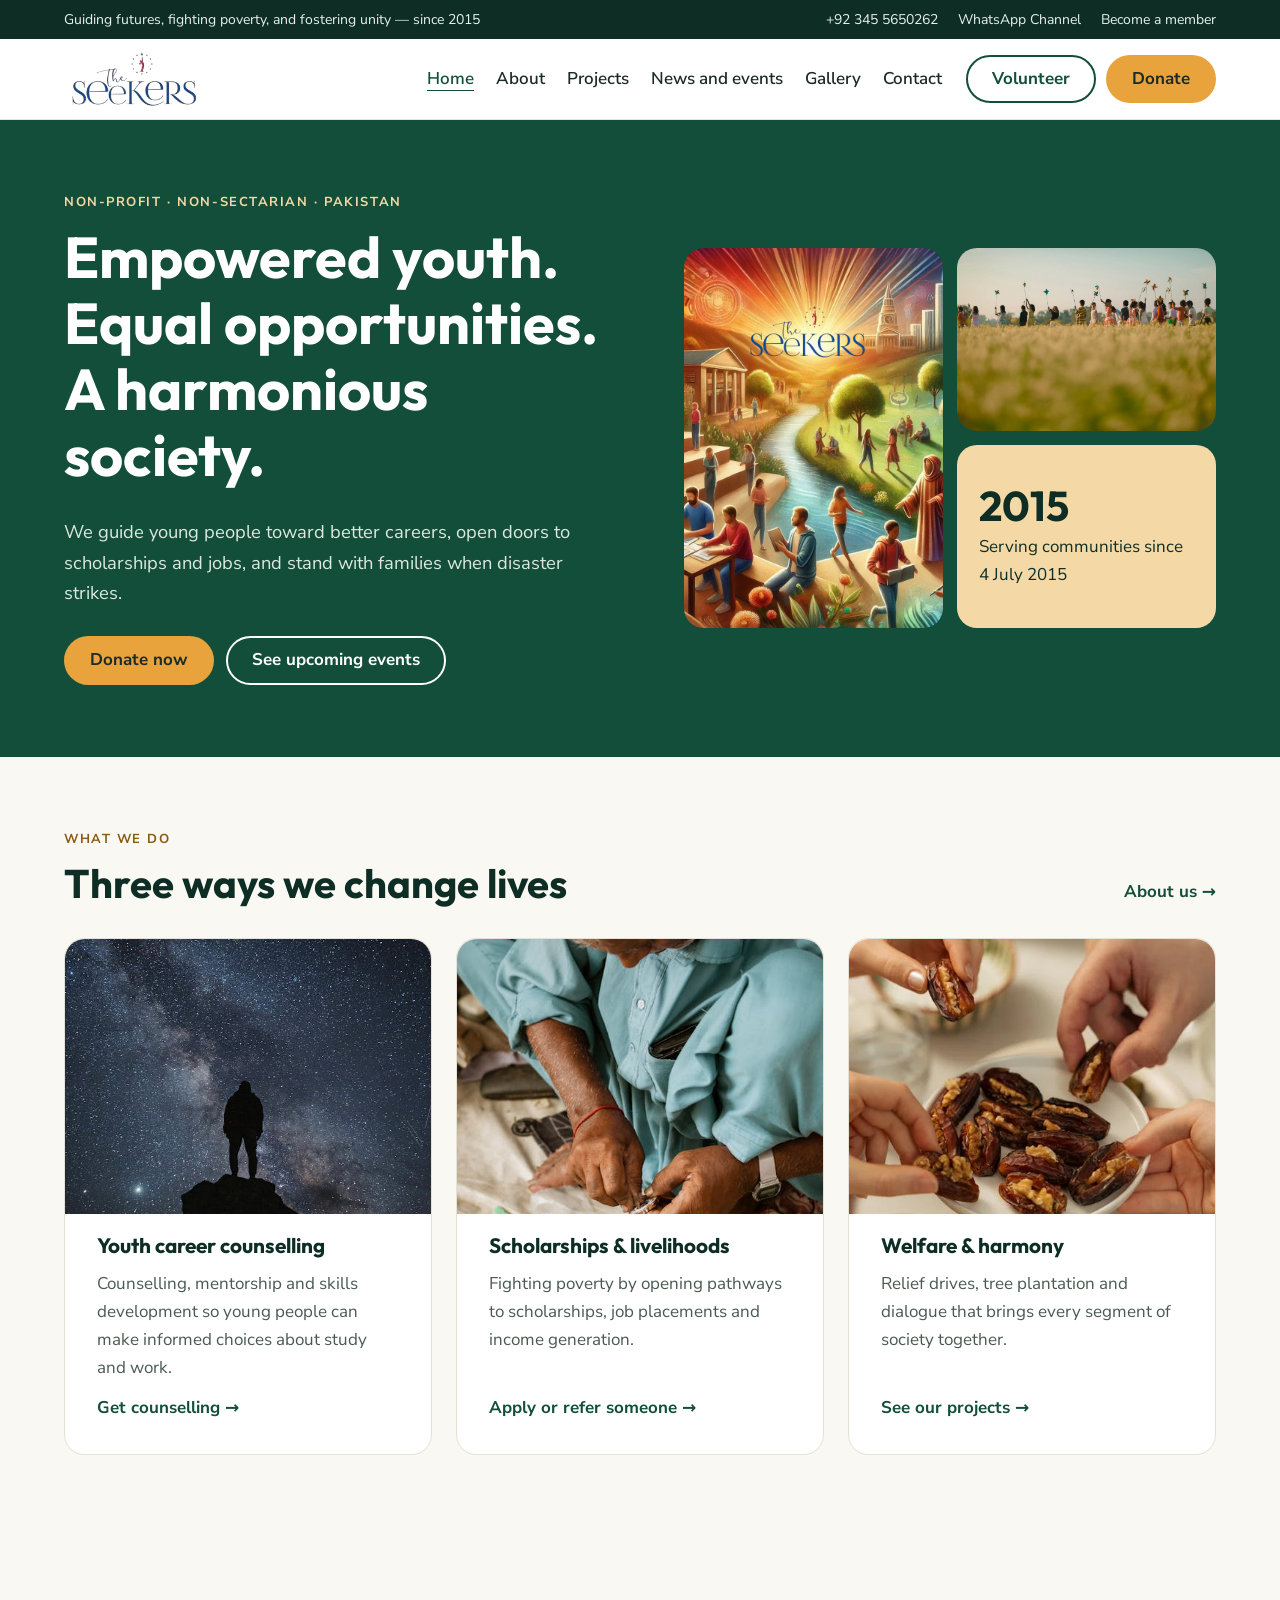
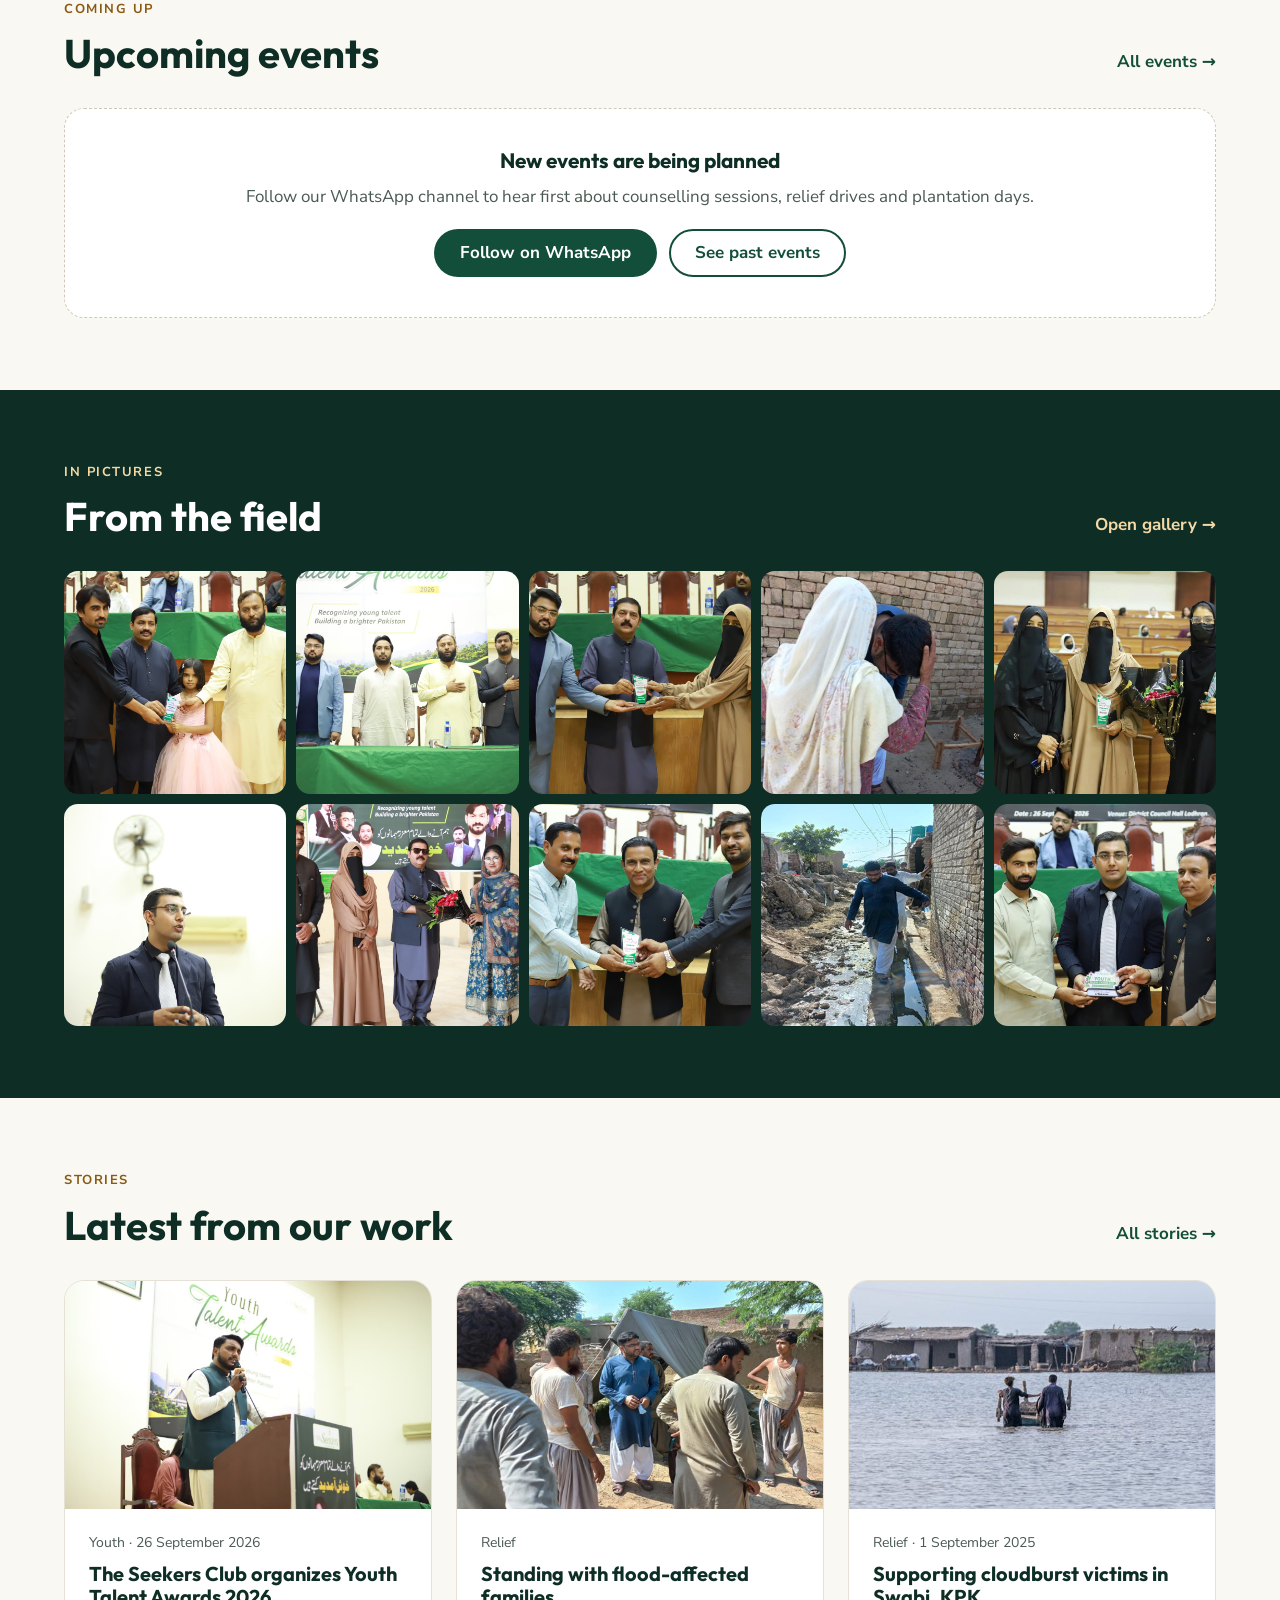
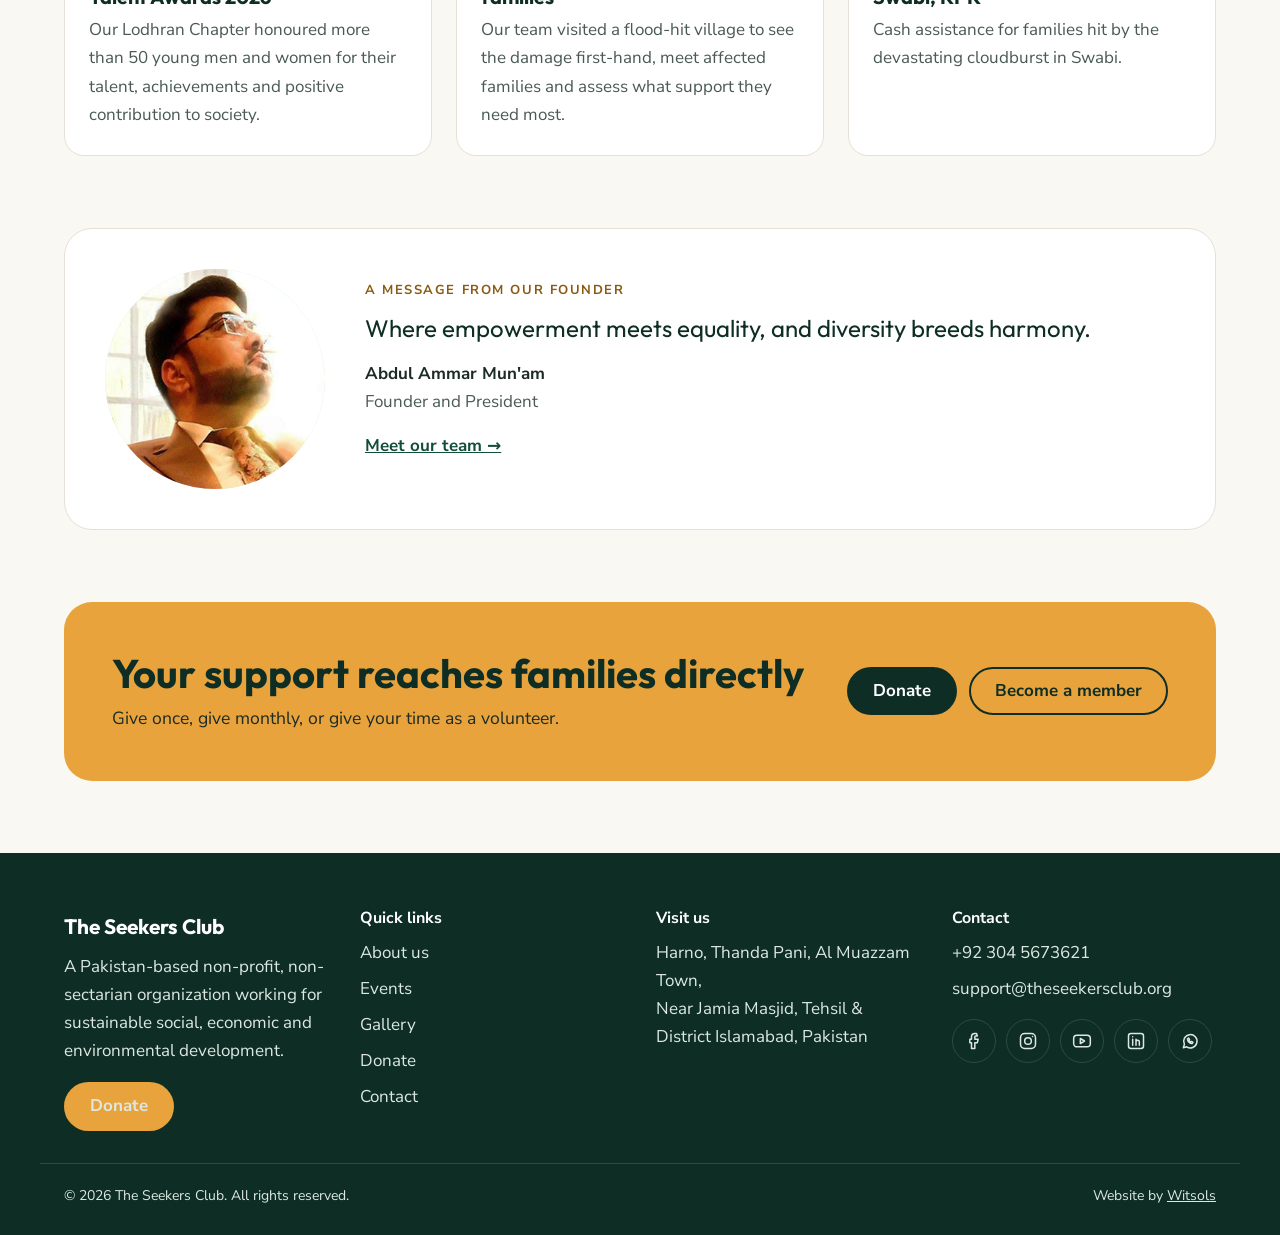
<file: index.html>
<!doctype html>
<html lang="en">
<head>
<meta charset="utf-8">
<meta name="viewport" content="width=device-width, initial-scale=1">
<title>The Seekers Club – Empowering youth, fighting poverty, fostering unity</title>
<meta name="description" content="The Seekers Club is a Pakistan-based non-profit empowering youth through career counselling, fighting poverty through scholarships and jobs, and building harmony through welfare and dialogue.">
<meta name="theme-color" content="#134E3A">
<meta property="og:title" content="The Seekers Club – Empowering youth, fighting poverty, fostering unity">
<meta property="og:description" content="The Seekers Club is a Pakistan-based non-profit empowering youth through career counselling, fighting poverty through scholarships and jobs, and building harmony through welfare and dialogue.">
<meta property="og:type" content="website">
<meta property="og:image" content="https://theseekersclub.org/assets/images/sliders/TheSeekers-Club.jpg">
<link rel="icon" type="image/png" href="assets/images/logo/bg-icon.png">
<link rel="apple-touch-icon" href="assets/images/logo/bg-icon.png">
<link rel="preconnect" href="https://fonts.googleapis.com">
<link rel="preconnect" href="https://fonts.gstatic.com" crossorigin>
<link rel="stylesheet" href="https://fonts.googleapis.com/css2?family=Outfit:wght@500;600;700&amp;family=Nunito+Sans:wght@400;600;700&amp;display=swap">
<link rel="stylesheet" href="assets/css/style.css?v=20261015b">
<script src="assets/js/app.js?v=20261015b" defer></script>
</head>
<body data-page="home">
<noscript><div class="sc-noscript">Please turn on JavaScript to see events, photos and the menu.</div></noscript>
<div id="sc-header"></div>
<main id="sc-main">
<section class="sc-hero" id="home-hero"><div class="sc-wrap" style="min-height:420px"></div></section>

<section class="sc-section">
  <div class="sc-wrap">
    <div class="sc-head">
      <div><span class="sc-eyebrow">What we do</span><h2>Three ways we change lives</h2></div>
      <a class="sc-head__link" href="about.html">About us →</a>
    </div>
    <div class="sc-grid">
      <div class="sc-card"><div class="sc-card__img"><img src="assets/images/homepage/Seekers-Club-Skyis%20thelimit.jpg" alt="A person standing under a starry sky" loading="lazy" data-ph></div><h3>Youth career counselling</h3><p>Counselling, mentorship and skills development so young people can make informed choices about study and work.</p><a class="sc-card__link" href="youth.html">Get counselling →</a></div>
      <div class="sc-card"><div class="sc-card__img"><img src="assets/images/homepage/seekers-Stories.jpg" alt="A craftsman at work" loading="lazy" data-ph></div><h3>Scholarships &amp; livelihoods</h3><p>Fighting poverty by opening pathways to scholarships, job placements and income generation.</p><a class="sc-card__link" href="contact.html" data-link="volunteer">Apply or refer someone →</a></div>
      <div class="sc-card"><div class="sc-card__img"><img src="assets/images/homepage/The-Seejers-Ramazan.jpg" alt="Hands sharing dates at an iftar table" loading="lazy" data-ph></div><h3>Welfare &amp; harmony</h3><p>Relief drives, tree plantation and dialogue that brings every segment of society together.</p><a class="sc-card__link" href="projects.html">See our projects →</a></div>
    </div>
  </div>
</section>

<section class="sc-section--tight" id="home-stats" hidden></section>

<section class="sc-section">
  <div class="sc-wrap">
    <div class="sc-head">
      <div><span class="sc-eyebrow">Coming up</span><h2>Upcoming events</h2></div>
      <a class="sc-head__link" href="events.html">All events →</a>
    </div>
    <div id="home-events"></div>
  </div>
</section>

<section class="sc-section sc-section--dark" id="home-gallery" hidden>
  <div class="sc-wrap">
    <div class="sc-head">
      <div><span class="sc-eyebrow">In pictures</span><h2>From the field</h2></div>
      <a class="sc-head__link" href="gallery.html">Open gallery →</a>
    </div>
    <div class="sc-mosaic" id="home-gallery-strip"></div>
  </div>
</section>

<section class="sc-section">
  <div class="sc-wrap">
    <div class="sc-head">
      <div><span class="sc-eyebrow">Stories</span><h2>Latest from our work</h2></div>
      <a class="sc-head__link" href="stories.html">All stories →</a>
    </div>
    <div class="sc-grid" id="home-stories"></div>
  </div>
</section>

<section class="sc-section" style="padding-top:0" id="home-founder" hidden></section>

<section class="sc-section" style="padding-top:0">
  <div class="sc-wrap">
    <div class="sc-cta">
      <div class="sc-cta__copy"><h2>Your support reaches families directly</h2><p>Give once, give monthly, or give your time as a volunteer.</p></div>
      <div class="sc-btns">
        <a class="sc-btn sc-btn--dark" href="donate.html" data-link="donate">Donate</a>
        <a class="sc-btn sc-btn--outline-dark" href="contact.html" data-link="member">Become a member</a>
      </div>
    </div>
  </div>
</section>
</main>
<div id="sc-footer"></div>
</body>
</html>
</file>
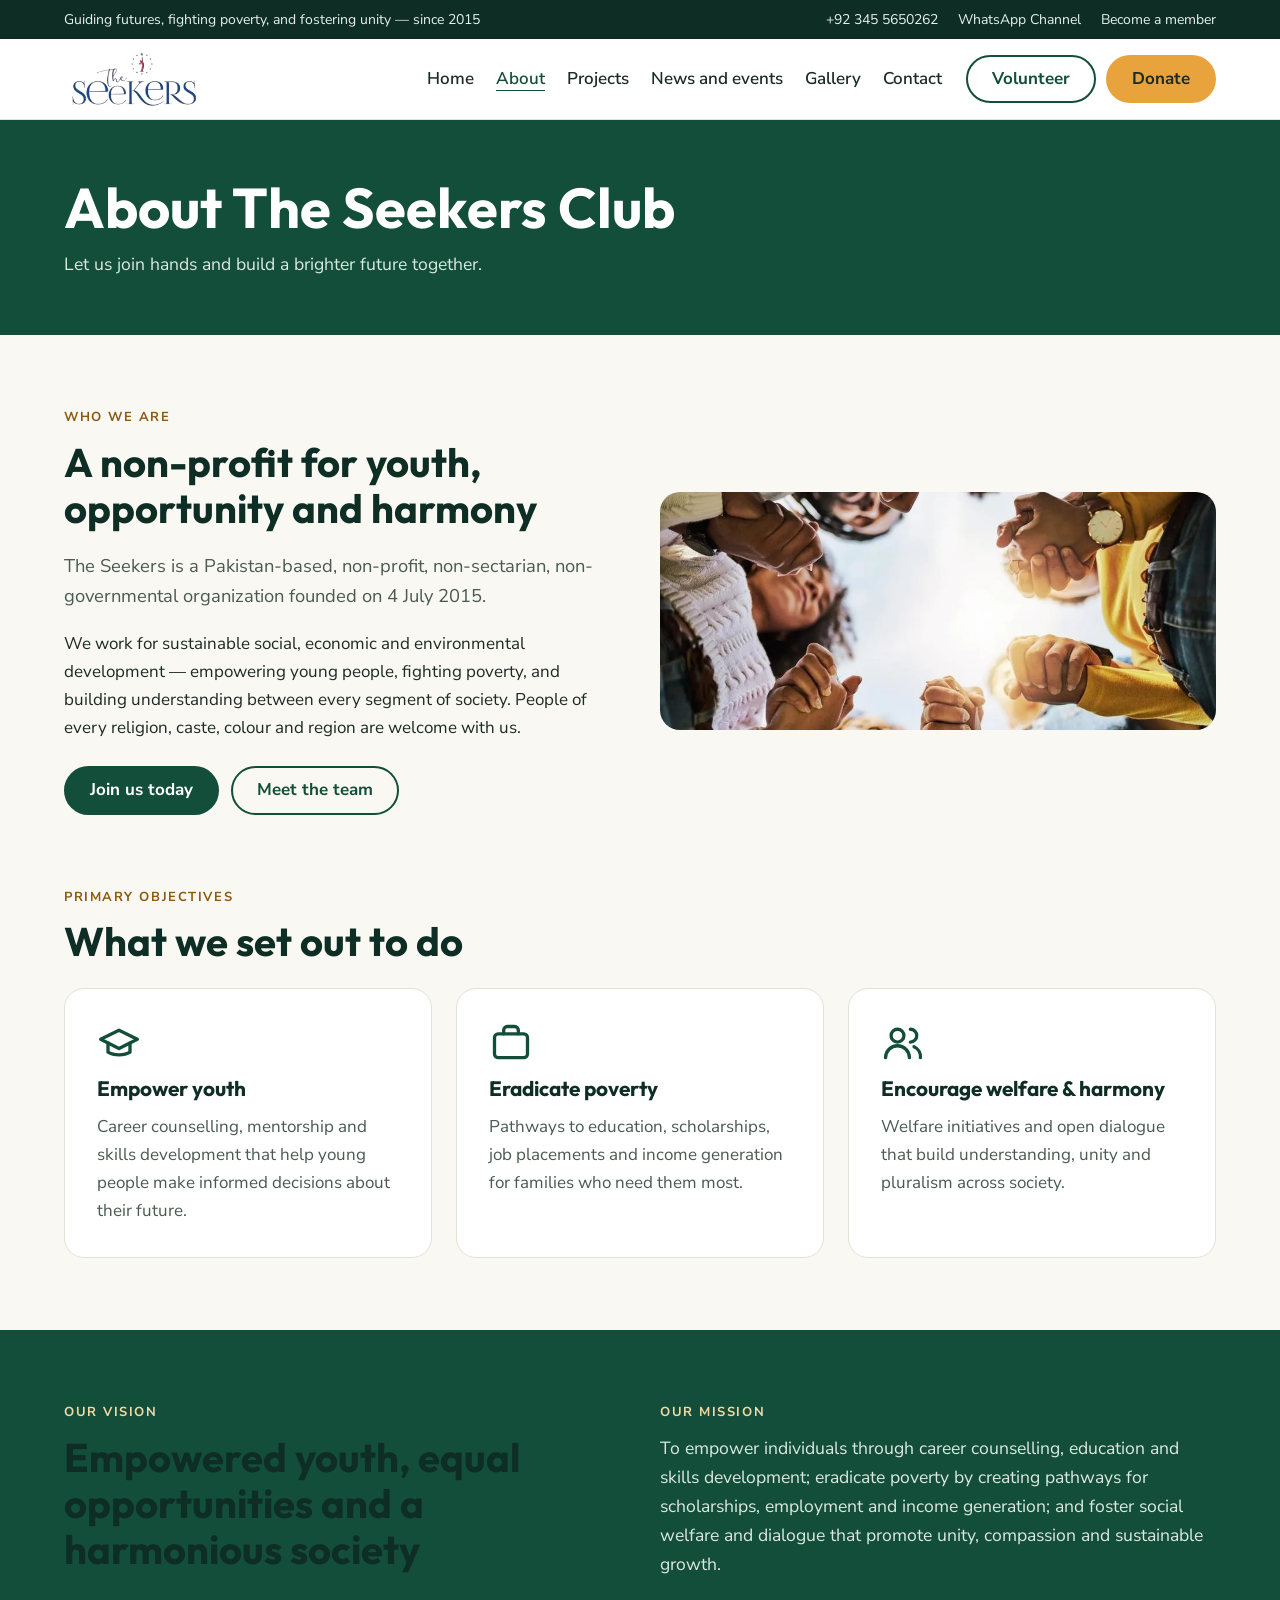
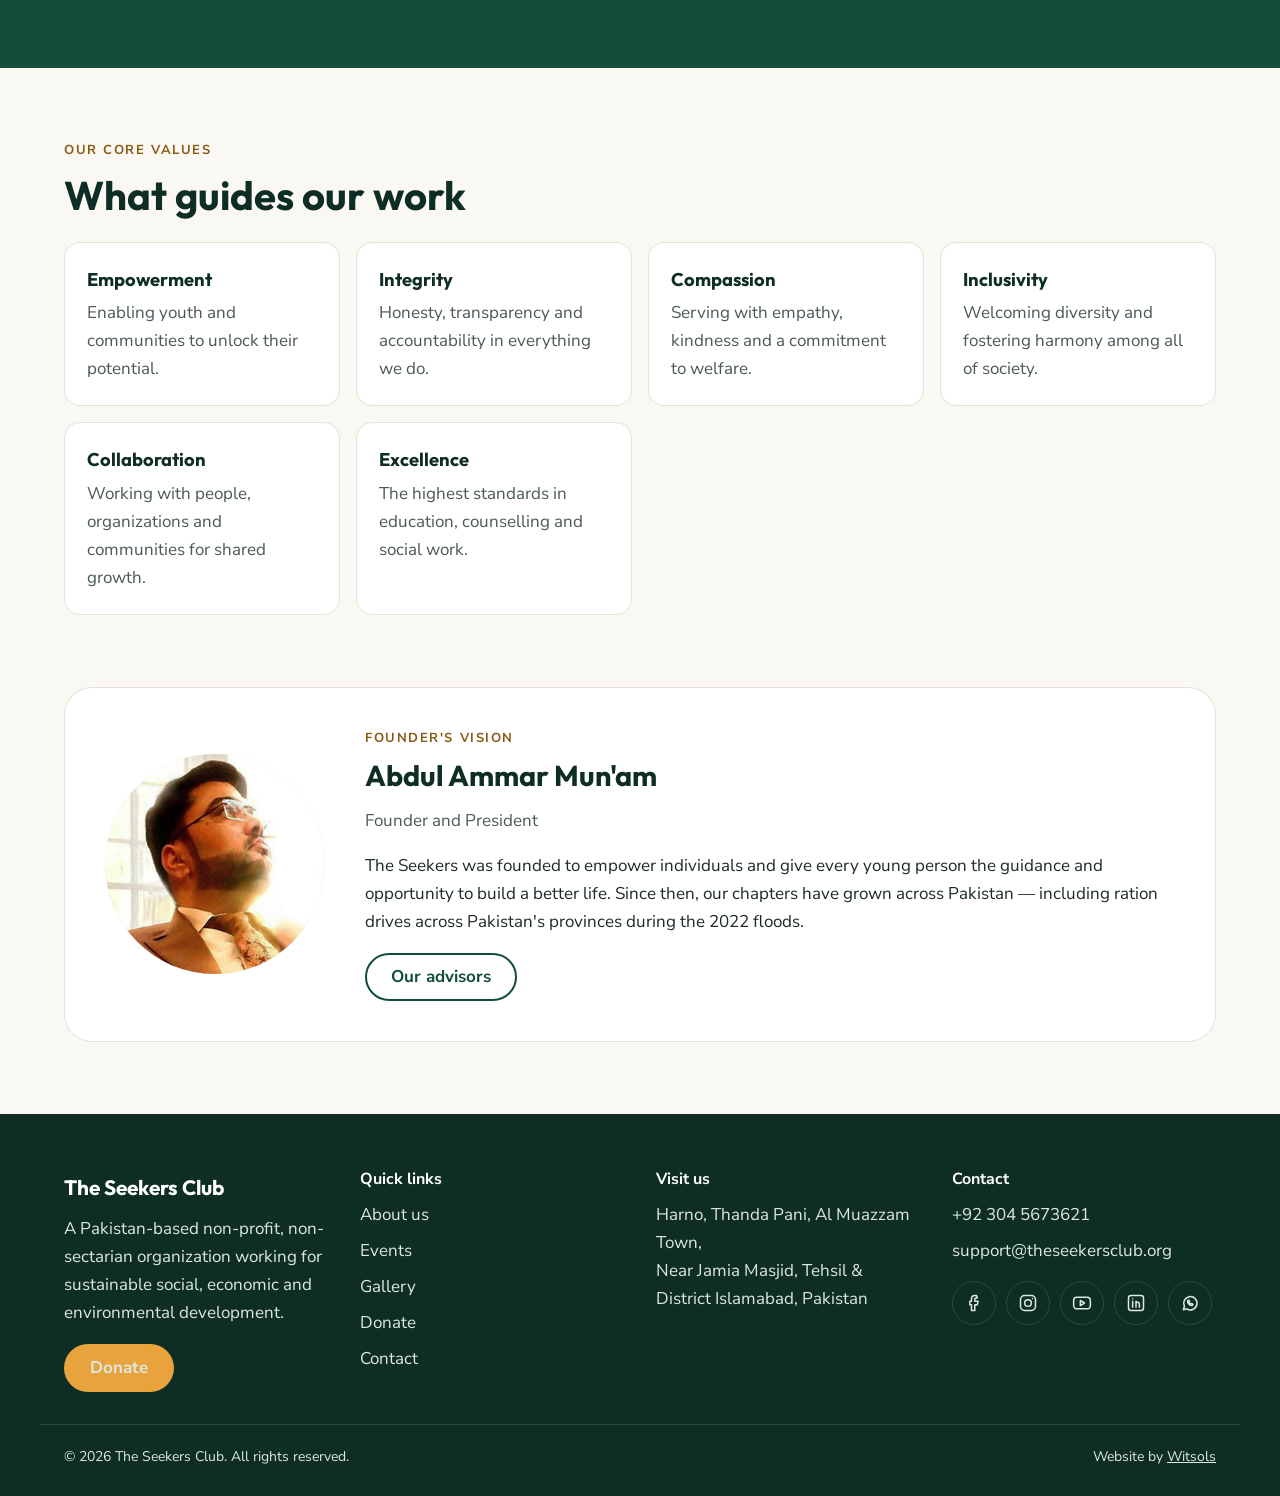
<file: about.html>
<!doctype html>
<html lang="en">
<head>
<meta charset="utf-8">
<meta name="viewport" content="width=device-width, initial-scale=1">
<title>About us – The Seekers Club</title>
<meta name="description" content="About The Seekers Club: a Pakistan-based non-profit founded in 2015 to empower youth, eradicate poverty and promote harmony.">
<meta name="theme-color" content="#134E3A">
<meta property="og:title" content="About us – The Seekers Club">
<meta property="og:description" content="About The Seekers Club: a Pakistan-based non-profit founded in 2015 to empower youth, eradicate poverty and promote harmony.">
<meta property="og:type" content="website">
<meta property="og:image" content="https://theseekersclub.org/assets/images/sliders/TheSeekers-Club.jpg">
<link rel="icon" type="image/png" href="assets/images/logo/bg-icon.png">
<link rel="apple-touch-icon" href="assets/images/logo/bg-icon.png">
<link rel="preconnect" href="https://fonts.googleapis.com">
<link rel="preconnect" href="https://fonts.gstatic.com" crossorigin>
<link rel="stylesheet" href="https://fonts.googleapis.com/css2?family=Outfit:wght@500;600;700&amp;family=Nunito+Sans:wght@400;600;700&amp;display=swap">
<link rel="stylesheet" href="assets/css/style.css?v=20261015b">
<script src="assets/js/app.js?v=20261015b" defer></script>
</head>
<body data-page="about">
<noscript><div class="sc-noscript">Please turn on JavaScript to see events, photos and the menu.</div></noscript>
<div id="sc-header"></div>
<main id="sc-main">
<header class="sc-page-hero"><div class="sc-wrap"><h1>About The Seekers Club</h1><p>Let us join hands and build a brighter future together.</p></div></header>
<section class="sc-section">
  <div class="sc-wrap sc-two-col">
    <div>
      <span class="sc-eyebrow">Who we are</span>
      <h2>A non-profit for youth, opportunity and harmony</h2>
      <p class="sc-lead">The Seekers is a Pakistan-based, non-profit, non-sectarian, non-governmental organization founded on 4 July 2015.</p>
      <p>We work for sustainable social, economic and environmental development — empowering young people, fighting poverty, and building understanding between every segment of society. People of every religion, caste, colour and region are welcome with us.</p>
      <div class="sc-btns" style="margin-top:24px"><a class="sc-btn sc-btn--green" href="contact.html" data-link="member">Join us today</a><a class="sc-btn sc-btn--outline" href="people.html?group=team">Meet the team</a></div>
    </div>
    <div class="sc-rounded"><img src="assets/images/sliders/joinhands.jpg" alt="Hands joined together in a circle" loading="lazy" data-ph></div>
  </div>
</section>

<section class="sc-section" style="padding-top:0">
  <div class="sc-wrap">
    <span class="sc-eyebrow">Primary objectives</span>
    <h2>What we set out to do</h2>
    <div class="sc-grid" style="margin-top:24px">
      <div class="sc-card"><span class="sc-card__icon"><svg viewBox="0 0 24 24" fill="none" stroke="currentColor" stroke-width="1.8" stroke-linecap="round" stroke-linejoin="round" aria-hidden="true"><path d="M22 10 12 5 2 10l10 5 10-5z"/><path d="M6 12v5c3 2 9 2 12 0v-5"/></svg></span><h3>Empower youth</h3><p>Career counselling, mentorship and skills development that help young people make informed decisions about their future.</p></div>
      <div class="sc-card"><span class="sc-card__icon"><svg viewBox="0 0 24 24" fill="none" stroke="currentColor" stroke-width="1.8" stroke-linecap="round" stroke-linejoin="round" aria-hidden="true"><rect x="3" y="7" width="18" height="13" rx="2"/><path d="M8 7V5a2 2 0 0 1 2-2h4a2 2 0 0 1 2 2v2"/></svg></span><h3>Eradicate poverty</h3><p>Pathways to education, scholarships, job placements and income generation for families who need them most.</p></div>
      <div class="sc-card"><span class="sc-card__icon"><svg viewBox="0 0 24 24" fill="none" stroke="currentColor" stroke-width="1.8" stroke-linecap="round" stroke-linejoin="round" aria-hidden="true"><circle cx="9" cy="8" r="3.5"/><path d="M2.5 20a6.5 6.5 0 0 1 13 0"/><path d="M16 4.5a3.5 3.5 0 0 1 0 7M18 14a6 6 0 0 1 3.5 6"/></svg></span><h3>Encourage welfare &amp; harmony</h3><p>Welfare initiatives and open dialogue that build understanding, unity and pluralism across society.</p></div>
    </div>
  </div>
</section>

<section class="sc-section sc-section--green">
  <div class="sc-wrap sc-two-col" style="align-items:flex-start">
    <div><span class="sc-eyebrow">Our vision</span><h2>Empowered youth, equal opportunities and a harmonious society</h2></div>
    <div><span class="sc-eyebrow">Our mission</span><p style="font-size:1.1rem;color:var(--sc-on-dark)">To empower individuals through career counselling, education and skills development; eradicate poverty by creating pathways for scholarships, employment and income generation; and foster social welfare and dialogue that promote unity, compassion and sustainable growth.</p></div>
  </div>
</section>

<section class="sc-section">
  <div class="sc-wrap">
    <span class="sc-eyebrow">Our core values</span>
    <h2>What guides our work</h2>
    <div class="sc-values" style="margin-top:24px">
      <div><strong>Empowerment</strong><span>Enabling youth and communities to unlock their potential.</span></div>
      <div><strong>Integrity</strong><span>Honesty, transparency and accountability in everything we do.</span></div>
      <div><strong>Compassion</strong><span>Serving with empathy, kindness and a commitment to welfare.</span></div>
      <div><strong>Inclusivity</strong><span>Welcoming diversity and fostering harmony among all of society.</span></div>
      <div><strong>Collaboration</strong><span>Working with people, organizations and communities for shared growth.</span></div>
      <div><strong>Excellence</strong><span>The highest standards in education, counselling and social work.</span></div>
    </div>
  </div>
</section>

<section class="sc-section" style="padding-top:0">
  <div class="sc-wrap">
    <div class="sc-founder">
      <div class="sc-founder__img"><img src="assets/images/team/Abdul-Ammar-Munam.jpg" alt="Abdul Ammar Mun'am" loading="lazy" data-ph></div>
      <div class="sc-founder__body">
        <span class="sc-eyebrow">Founder's vision</span>
        <h2 style="font-size:1.8rem">Abdul Ammar Mun'am</h2>
        <p style="color:var(--sc-muted)">Founder and President</p>
        <p>The Seekers was founded to empower individuals and give every young person the guidance and opportunity to build a better life. Since then, our chapters have grown across Pakistan — including ration drives across Pakistan's provinces during the 2022 floods.</p>
        <a class="sc-btn sc-btn--outline" href="people.html?group=advisors">Our advisors</a>
      </div>
    </div>
  </div>
</section>
</main>
<div id="sc-footer"></div>
</body>
</html>
</file>
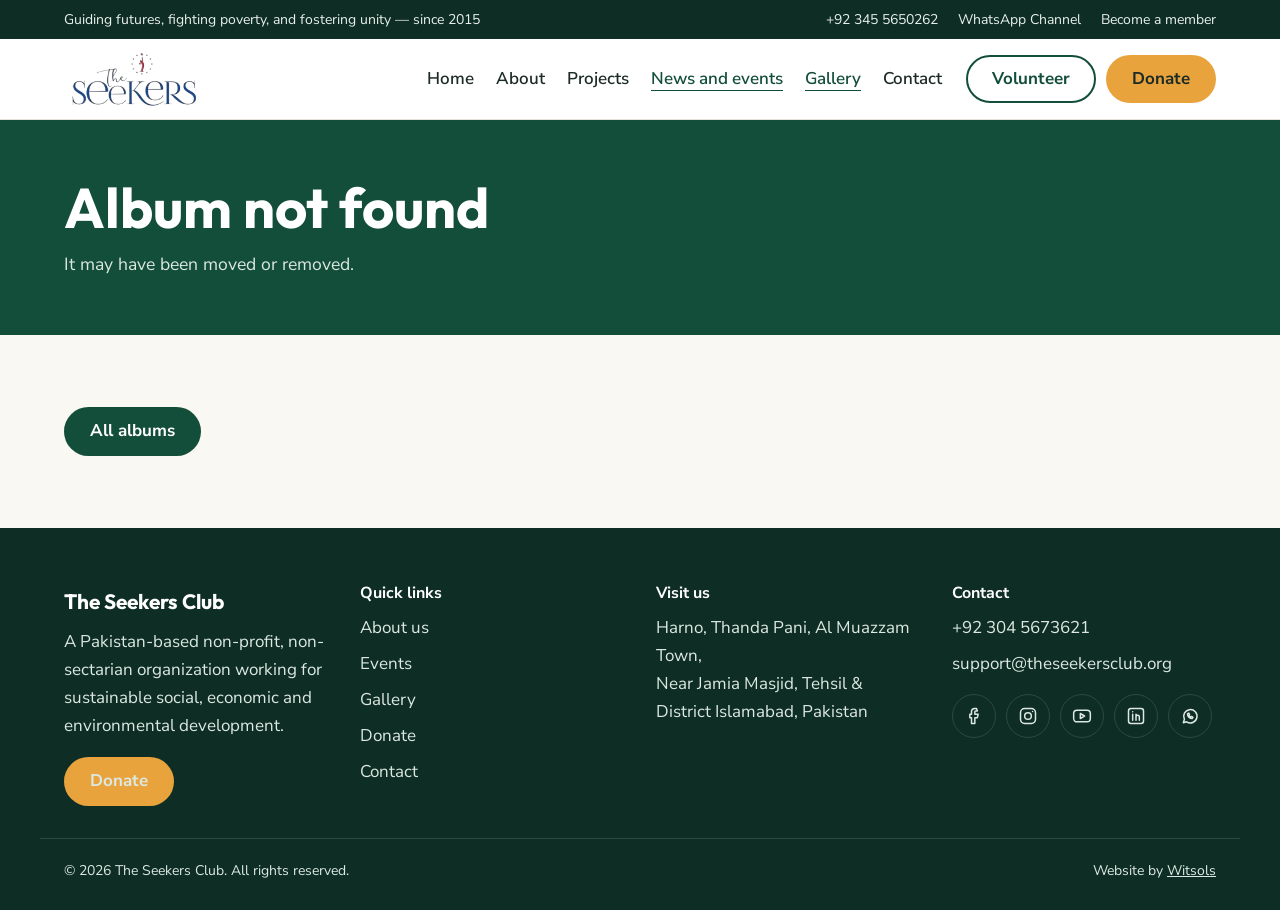
<file: album.html>
<!doctype html>
<html lang="en">
<head>
<meta charset="utf-8">
<meta name="viewport" content="width=device-width, initial-scale=1">
<title>Album – The Seekers Club</title>
<meta name="description" content="The Seekers Club is a Pakistan-based non-profit empowering youth through career counselling, fighting poverty through scholarships and jobs, and building harmony through welfare and dialogue.">
<meta name="theme-color" content="#134E3A">
<meta property="og:title" content="Album – The Seekers Club">
<meta property="og:description" content="The Seekers Club is a Pakistan-based non-profit empowering youth through career counselling, fighting poverty through scholarships and jobs, and building harmony through welfare and dialogue.">
<meta property="og:type" content="website">
<meta property="og:image" content="https://theseekersclub.org/assets/images/sliders/TheSeekers-Club.jpg">
<link rel="icon" type="image/png" href="assets/images/logo/bg-icon.png">
<link rel="apple-touch-icon" href="assets/images/logo/bg-icon.png">
<link rel="preconnect" href="https://fonts.googleapis.com">
<link rel="preconnect" href="https://fonts.gstatic.com" crossorigin>
<link rel="stylesheet" href="https://fonts.googleapis.com/css2?family=Outfit:wght@500;600;700&amp;family=Nunito+Sans:wght@400;600;700&amp;display=swap">
<link rel="stylesheet" href="assets/css/style.css?v=20261015b">
<script src="assets/js/app.js?v=20261015b" defer></script>
</head>
<body data-page="album">
<noscript><div class="sc-noscript">Please turn on JavaScript to see events, photos and the menu.</div></noscript>
<div id="sc-header"></div>
<main id="sc-main">
<section class="sc-section"><div class="sc-wrap"></div></section>
</main>
<div id="sc-footer"></div>
</body>
</html>
</file>
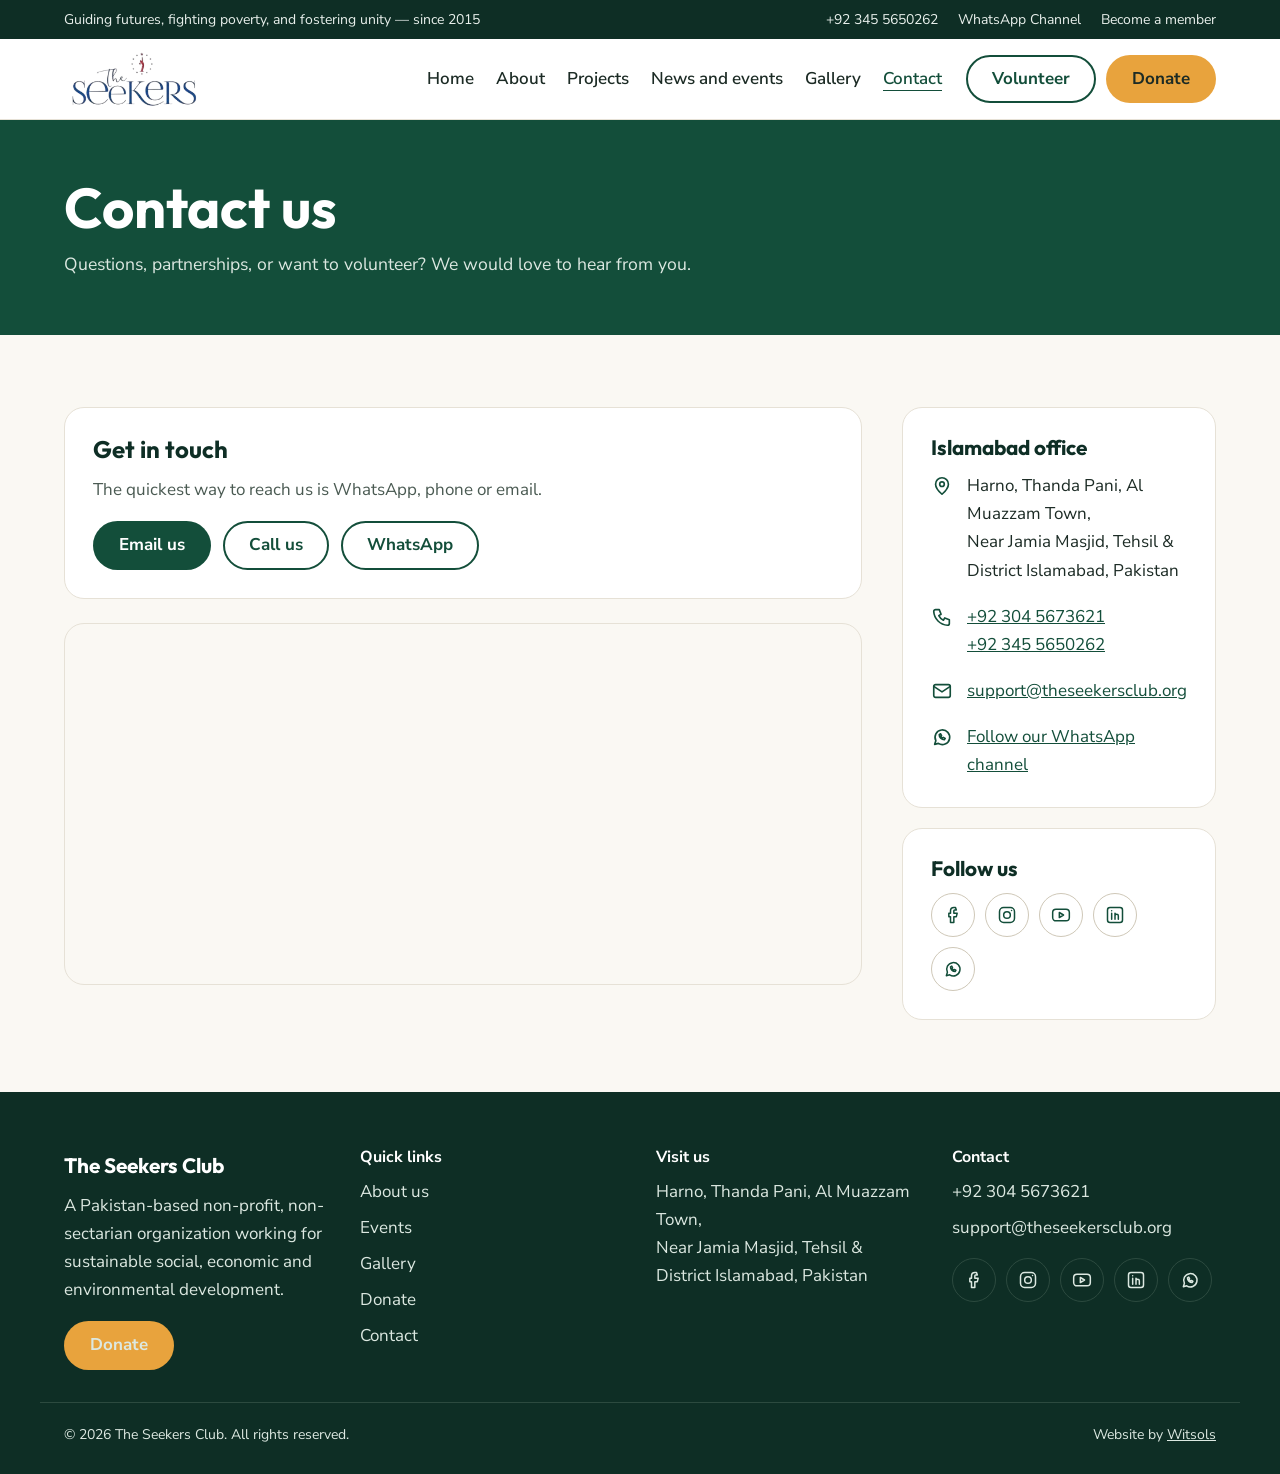
<file: contact.html>
<!doctype html>
<html lang="en">
<head>
<meta charset="utf-8">
<meta name="viewport" content="width=device-width, initial-scale=1">
<title>Contact – The Seekers Club</title>
<meta name="description" content="Contact The Seekers Club in Islamabad: phone, email, WhatsApp and office location.">
<meta name="theme-color" content="#134E3A">
<meta property="og:title" content="Contact – The Seekers Club">
<meta property="og:description" content="Contact The Seekers Club in Islamabad: phone, email, WhatsApp and office location.">
<meta property="og:type" content="website">
<meta property="og:image" content="https://theseekersclub.org/assets/images/sliders/TheSeekers-Club.jpg">
<link rel="icon" type="image/png" href="assets/images/logo/bg-icon.png">
<link rel="apple-touch-icon" href="assets/images/logo/bg-icon.png">
<link rel="preconnect" href="https://fonts.googleapis.com">
<link rel="preconnect" href="https://fonts.gstatic.com" crossorigin>
<link rel="stylesheet" href="https://fonts.googleapis.com/css2?family=Outfit:wght@500;600;700&amp;family=Nunito+Sans:wght@400;600;700&amp;display=swap">
<link rel="stylesheet" href="assets/css/style.css?v=20261015b">
<script src="assets/js/app.js?v=20261015b" defer></script>
</head>
<body data-page="contact">
<noscript><div class="sc-noscript">Please turn on JavaScript to see events, photos and the menu.</div></noscript>
<div id="sc-header"></div>
<main id="sc-main">
<header class="sc-page-hero"><div class="sc-wrap"><h1>Contact us</h1><p>Questions, partnerships, or want to volunteer? We would love to hear from you.</p></div></header>
<section class="sc-section">
  <div class="sc-wrap sc-layout">
    <div class="sc-layout__main">
      <div class="sc-box">
        <h2 style="font-size:1.5rem">Get in touch</h2>
        <p style="color:var(--sc-muted)">The quickest way to reach us is WhatsApp, phone or email.</p>
        <div class="sc-btns" id="contact-actions"></div>
      </div>
      <div class="sc-map" id="contact-map" style="margin-top:24px" hidden></div>
    </div>
    <aside class="sc-layout__side">
      <div class="sc-box"><h3>Islamabad office</h3><ul class="sc-contact-list" id="contact-details"></ul></div>
      <div class="sc-box"><h3>Follow us</h3><div id="contact-social"></div></div>
    </aside>
  </div>
</section>
</main>
<div id="sc-footer"></div>
</body>
</html>
</file>
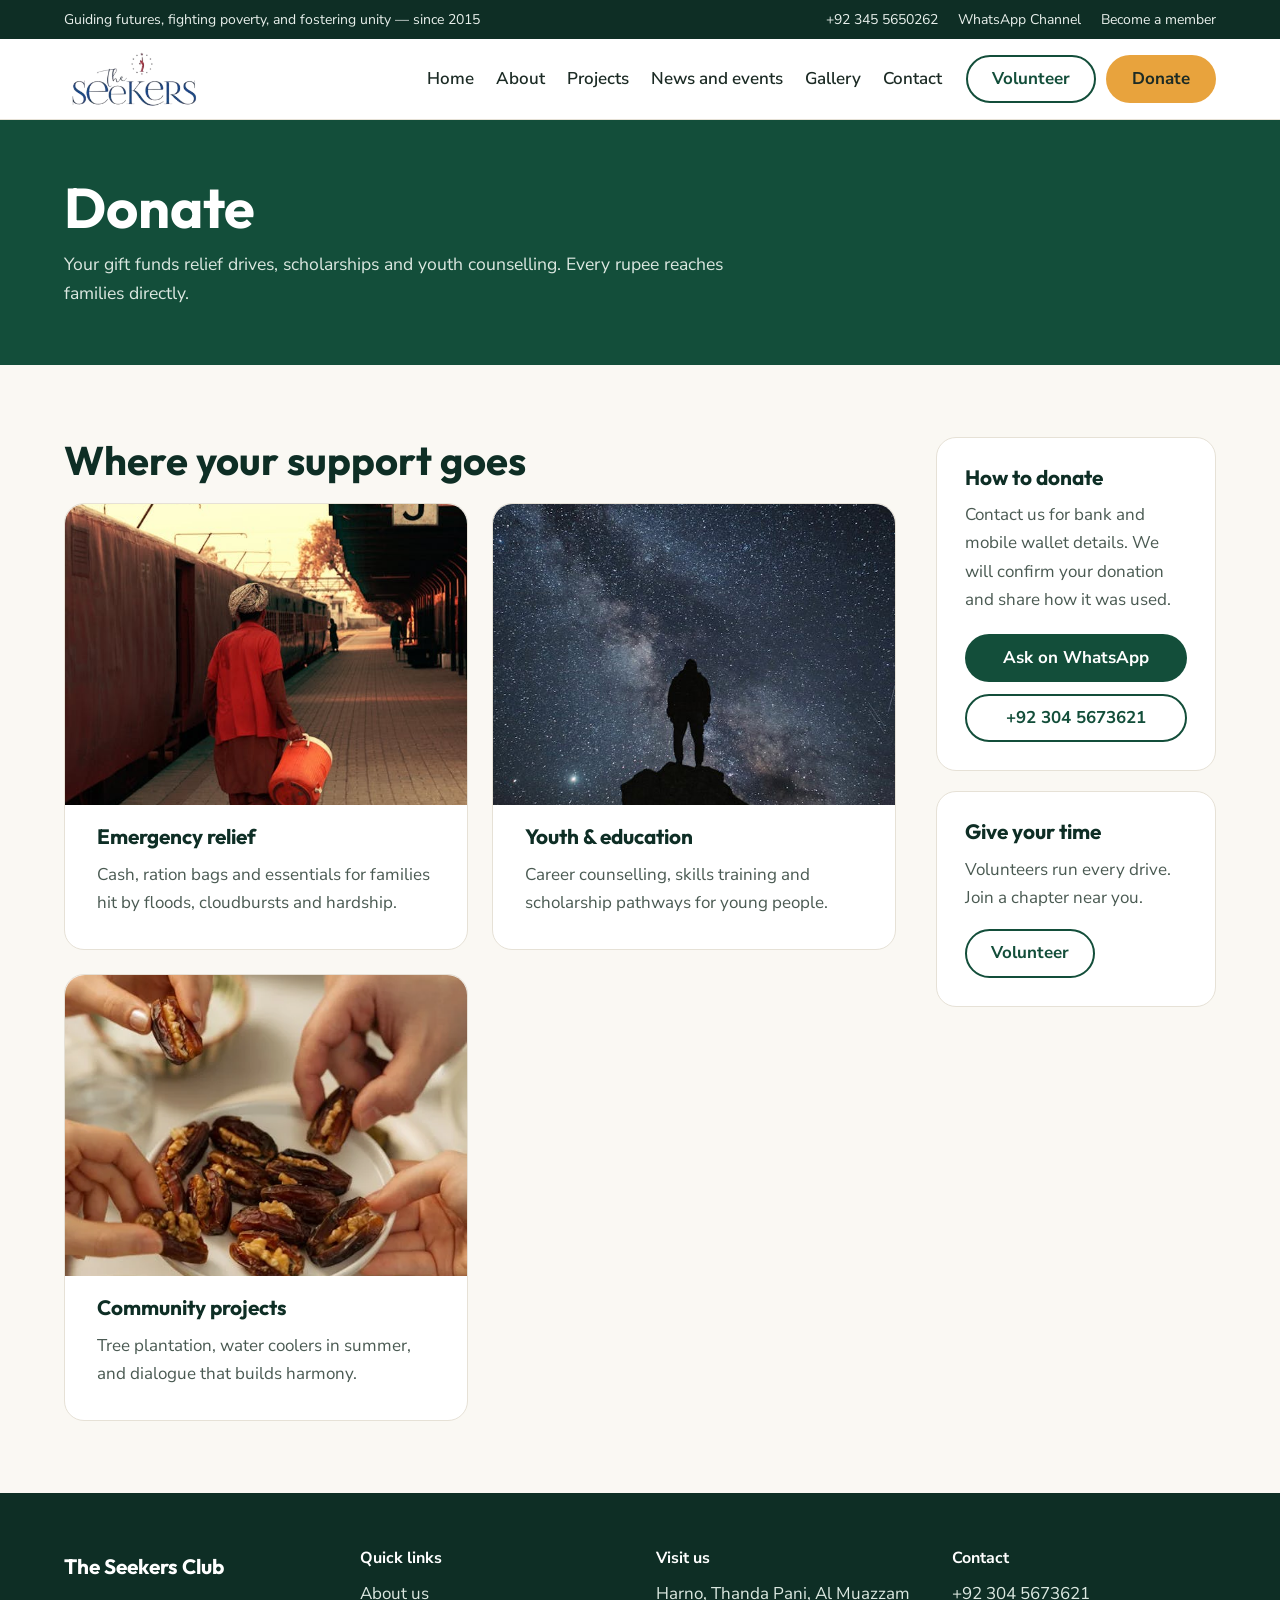
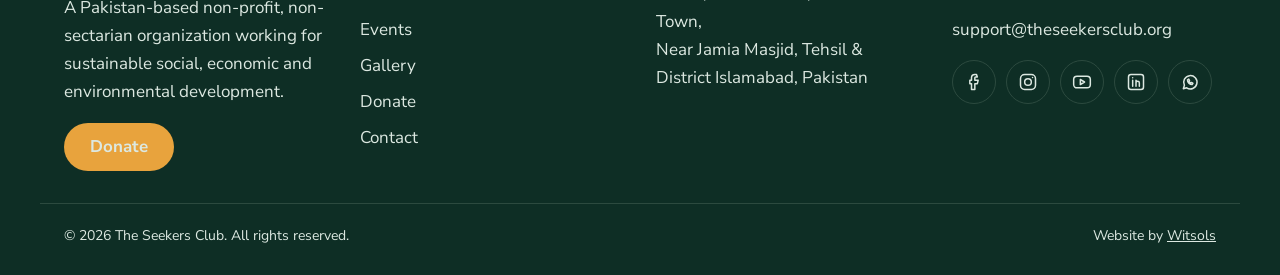
<file: donate.html>
<!doctype html>
<html lang="en">
<head>
<meta charset="utf-8">
<meta name="viewport" content="width=device-width, initial-scale=1">
<title>Donate – The Seekers Club</title>
<meta name="description" content="Donate to The Seekers Club to fund emergency relief, youth counselling and community projects in Pakistan.">
<meta name="theme-color" content="#134E3A">
<meta property="og:title" content="Donate – The Seekers Club">
<meta property="og:description" content="Donate to The Seekers Club to fund emergency relief, youth counselling and community projects in Pakistan.">
<meta property="og:type" content="website">
<meta property="og:image" content="https://theseekersclub.org/assets/images/sliders/TheSeekers-Club.jpg">
<link rel="icon" type="image/png" href="assets/images/logo/bg-icon.png">
<link rel="apple-touch-icon" href="assets/images/logo/bg-icon.png">
<link rel="preconnect" href="https://fonts.googleapis.com">
<link rel="preconnect" href="https://fonts.gstatic.com" crossorigin>
<link rel="stylesheet" href="https://fonts.googleapis.com/css2?family=Outfit:wght@500;600;700&amp;family=Nunito+Sans:wght@400;600;700&amp;display=swap">
<link rel="stylesheet" href="assets/css/style.css?v=20261015b">
<script src="assets/js/app.js?v=20261015b" defer></script>
</head>
<body data-page="donate">
<noscript><div class="sc-noscript">Please turn on JavaScript to see events, photos and the menu.</div></noscript>
<div id="sc-header"></div>
<main id="sc-main">
<header class="sc-page-hero"><div class="sc-wrap"><h1>Donate</h1><p>Your gift funds relief drives, scholarships and youth counselling. Every rupee reaches families directly.</p></div></header>
<section class="sc-section">
  <div class="sc-wrap sc-layout">
    <div class="sc-layout__main">
      <h2>Where your support goes</h2>
      <div class="sc-grid">
        <div class="sc-card"><div class="sc-card__img"><img src="assets/images/homepage/The-Seekers-poverty.jpg" alt="A man carrying a water can along a railway platform" loading="lazy" data-ph></div><h3>Emergency relief</h3><p>Cash, ration bags and essentials for families hit by floods, cloudbursts and hardship.</p></div>
        <div class="sc-card"><div class="sc-card__img"><img src="assets/images/homepage/Seekers-Club-Skyis%20thelimit.jpg" alt="A person standing under a starry sky" loading="lazy" data-ph></div><h3>Youth &amp; education</h3><p>Career counselling, skills training and scholarship pathways for young people.</p></div>
        <div class="sc-card"><div class="sc-card__img"><img src="assets/images/homepage/The-Seejers-Ramazan.jpg" alt="Hands sharing dates at an iftar table" loading="lazy" data-ph></div><h3>Community projects</h3><p>Tree plantation, water coolers in summer, and dialogue that builds harmony.</p></div>
      </div>
    </div>
    <aside class="sc-layout__side">
      <div class="sc-box"><h3>How to donate</h3><div id="donate-how"></div></div>
      <div class="sc-box"><h3>Give your time</h3><p style="color:var(--sc-muted)">Volunteers run every drive. Join a chapter near you.</p><div id="donate-volunteer"></div></div>
    </aside>
  </div>
</section>
</main>
<div id="sc-footer"></div>
</body>
</html>
</file>
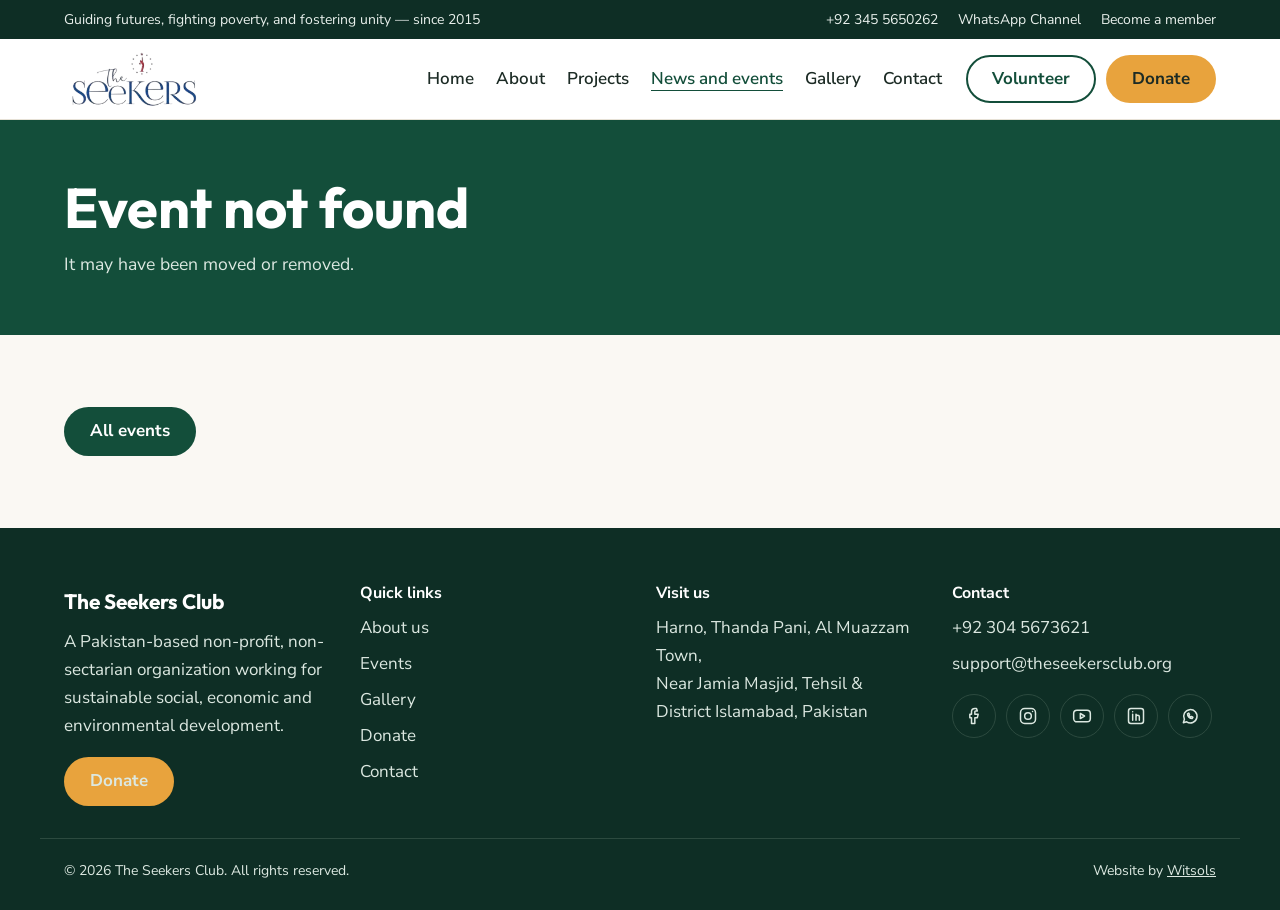
<file: event.html>
<!doctype html>
<html lang="en">
<head>
<meta charset="utf-8">
<meta name="viewport" content="width=device-width, initial-scale=1">
<title>Event – The Seekers Club</title>
<meta name="description" content="The Seekers Club is a Pakistan-based non-profit empowering youth through career counselling, fighting poverty through scholarships and jobs, and building harmony through welfare and dialogue.">
<meta name="theme-color" content="#134E3A">
<meta property="og:title" content="Event – The Seekers Club">
<meta property="og:description" content="The Seekers Club is a Pakistan-based non-profit empowering youth through career counselling, fighting poverty through scholarships and jobs, and building harmony through welfare and dialogue.">
<meta property="og:type" content="website">
<meta property="og:image" content="https://theseekersclub.org/assets/images/sliders/TheSeekers-Club.jpg">
<link rel="icon" type="image/png" href="assets/images/logo/bg-icon.png">
<link rel="apple-touch-icon" href="assets/images/logo/bg-icon.png">
<link rel="preconnect" href="https://fonts.googleapis.com">
<link rel="preconnect" href="https://fonts.gstatic.com" crossorigin>
<link rel="stylesheet" href="https://fonts.googleapis.com/css2?family=Outfit:wght@500;600;700&amp;family=Nunito+Sans:wght@400;600;700&amp;display=swap">
<link rel="stylesheet" href="assets/css/style.css?v=20261015b">
<script src="assets/js/app.js?v=20261015b" defer></script>
</head>
<body data-page="event">
<noscript><div class="sc-noscript">Please turn on JavaScript to see events, photos and the menu.</div></noscript>
<div id="sc-header"></div>
<main id="sc-main">
<section class="sc-section"><div class="sc-wrap"></div></section>
</main>
<div id="sc-footer"></div>
</body>
</html>
</file>
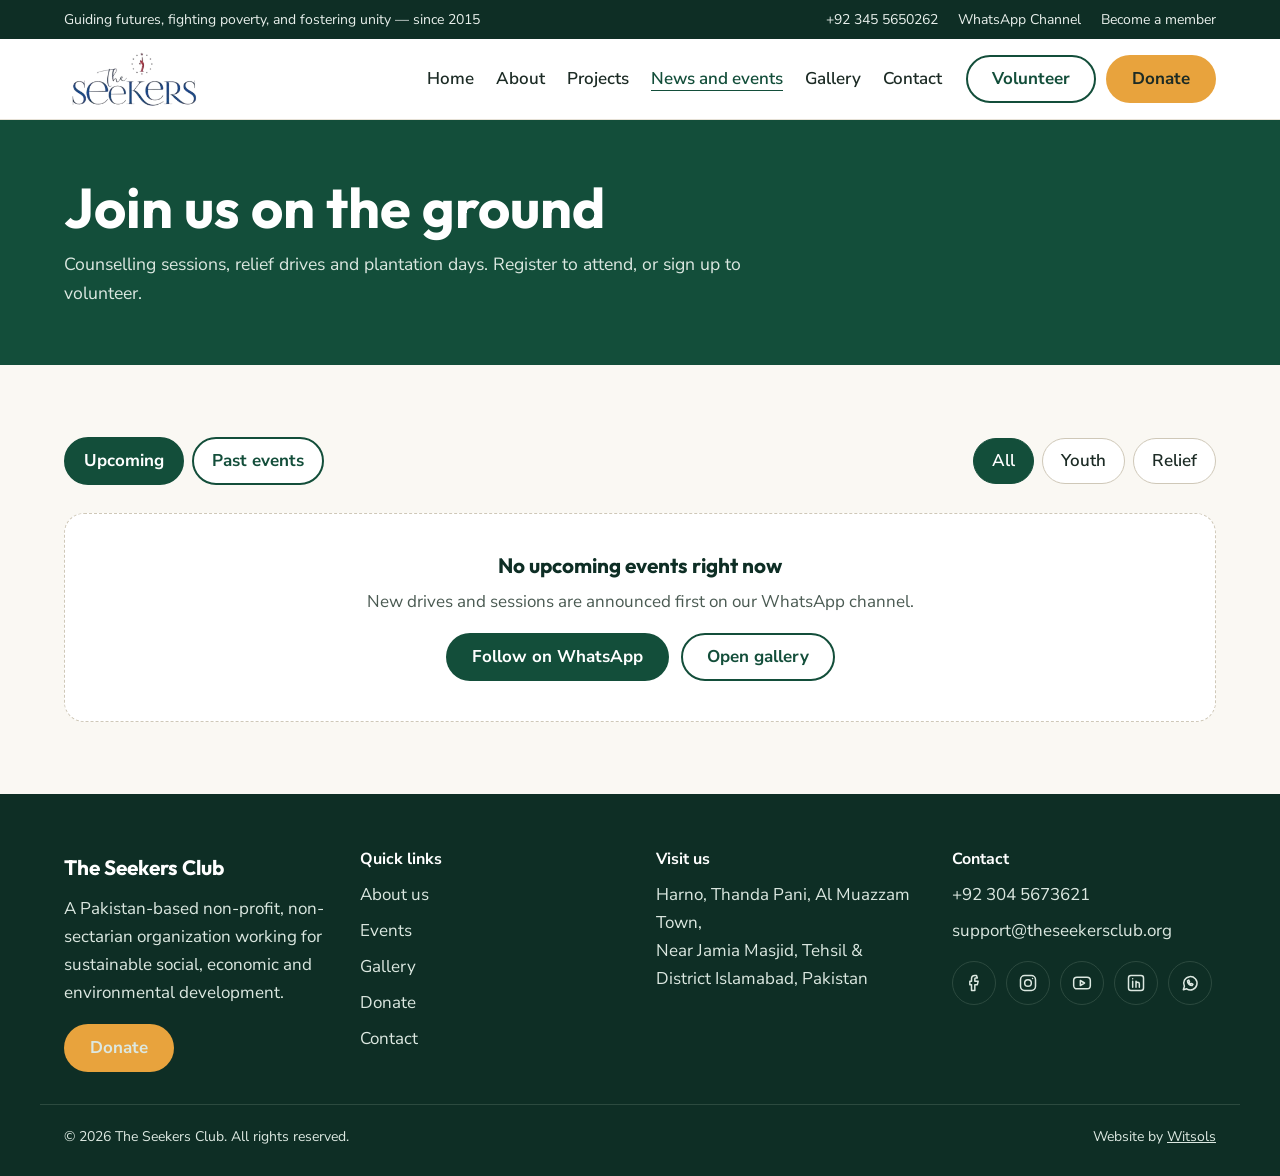
<file: events.html>
<!doctype html>
<html lang="en">
<head>
<meta charset="utf-8">
<meta name="viewport" content="width=device-width, initial-scale=1">
<title>Events – The Seekers Club</title>
<meta name="description" content="Upcoming and past events by The Seekers Club: counselling sessions, relief drives and plantation days.">
<meta name="theme-color" content="#134E3A">
<meta property="og:title" content="Events – The Seekers Club">
<meta property="og:description" content="Upcoming and past events by The Seekers Club: counselling sessions, relief drives and plantation days.">
<meta property="og:type" content="website">
<meta property="og:image" content="https://theseekersclub.org/assets/images/sliders/TheSeekers-Club.jpg">
<link rel="icon" type="image/png" href="assets/images/logo/bg-icon.png">
<link rel="apple-touch-icon" href="assets/images/logo/bg-icon.png">
<link rel="preconnect" href="https://fonts.googleapis.com">
<link rel="preconnect" href="https://fonts.gstatic.com" crossorigin>
<link rel="stylesheet" href="https://fonts.googleapis.com/css2?family=Outfit:wght@500;600;700&amp;family=Nunito+Sans:wght@400;600;700&amp;display=swap">
<link rel="stylesheet" href="assets/css/style.css?v=20261015b">
<script src="assets/js/app.js?v=20261015b" defer></script>
</head>
<body data-page="events">
<noscript><div class="sc-noscript">Please turn on JavaScript to see events, photos and the menu.</div></noscript>
<div id="sc-header"></div>
<main id="sc-main">
<header class="sc-page-hero"><div class="sc-wrap"><h1>Join us on the ground</h1><p>Counselling sessions, relief drives and plantation days. Register to attend, or sign up to volunteer.</p></div></header>
<section class="sc-section"><div class="sc-wrap" id="events"></div></section>
</main>
<div id="sc-footer"></div>
</body>
</html>
</file>
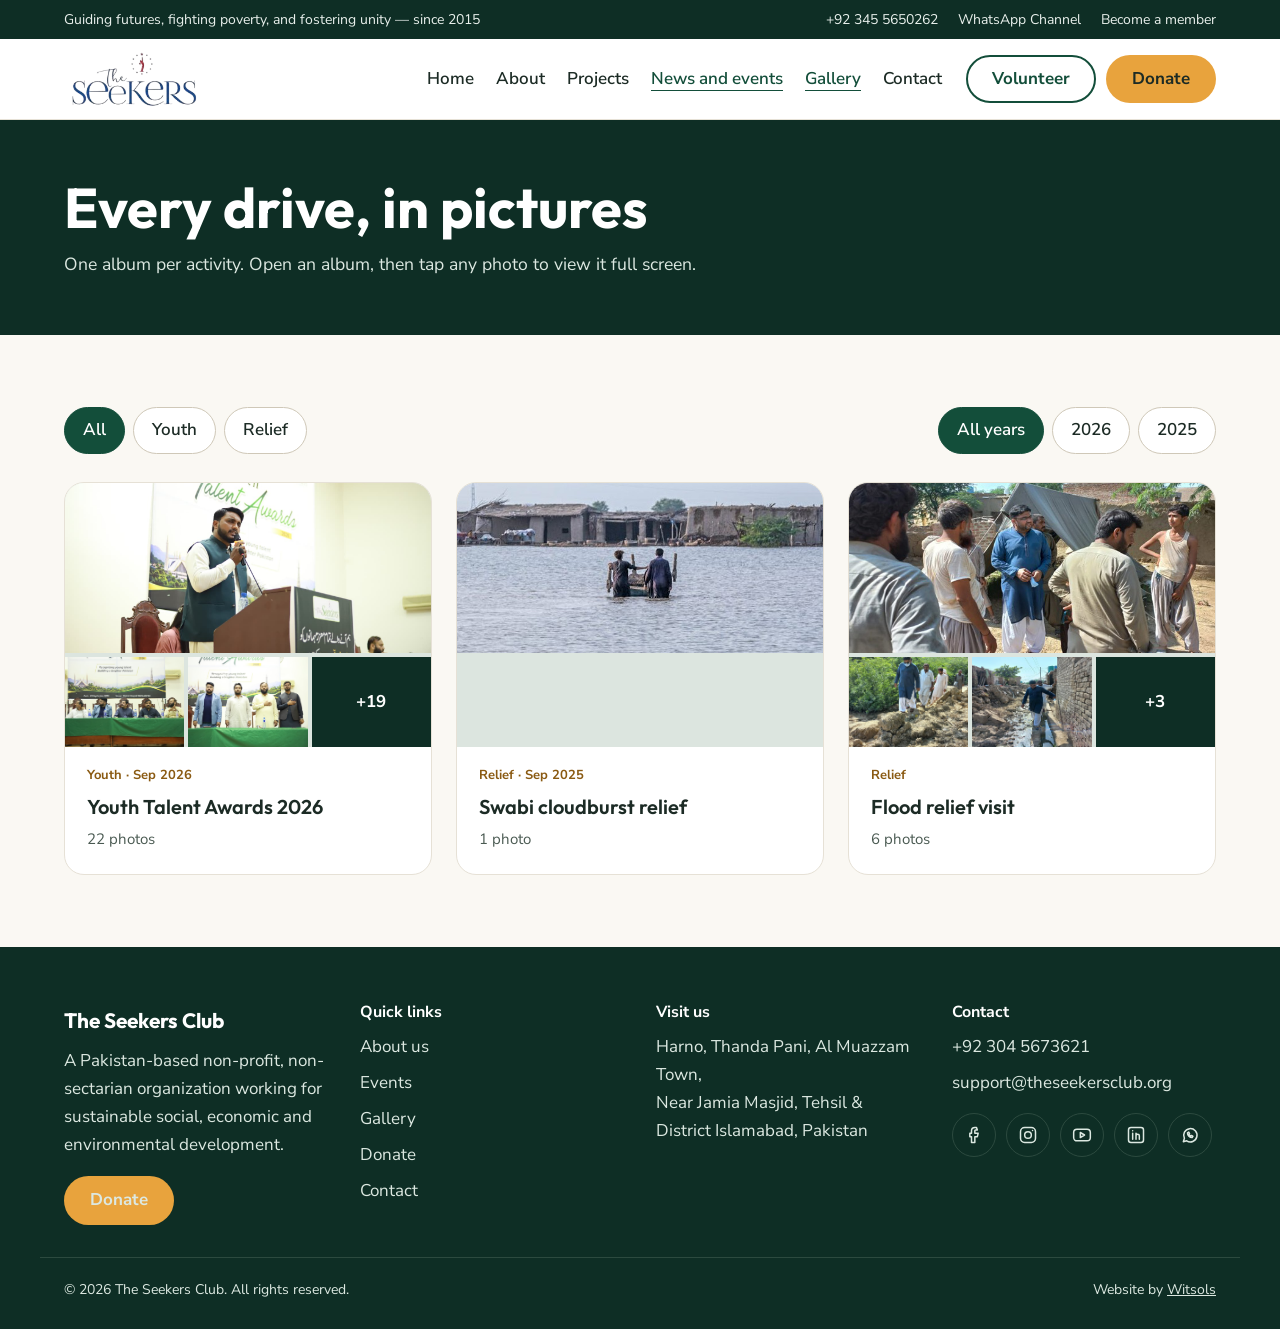
<file: gallery.html>
<!doctype html>
<html lang="en">
<head>
<meta charset="utf-8">
<meta name="viewport" content="width=device-width, initial-scale=1">
<title>Gallery – The Seekers Club</title>
<meta name="description" content="Photo albums from The Seekers Club welfare, environment and counselling activities across Pakistan.">
<meta name="theme-color" content="#134E3A">
<meta property="og:title" content="Gallery – The Seekers Club">
<meta property="og:description" content="Photo albums from The Seekers Club welfare, environment and counselling activities across Pakistan.">
<meta property="og:type" content="website">
<meta property="og:image" content="https://theseekersclub.org/assets/images/sliders/TheSeekers-Club.jpg">
<link rel="icon" type="image/png" href="assets/images/logo/bg-icon.png">
<link rel="apple-touch-icon" href="assets/images/logo/bg-icon.png">
<link rel="preconnect" href="https://fonts.googleapis.com">
<link rel="preconnect" href="https://fonts.gstatic.com" crossorigin>
<link rel="stylesheet" href="https://fonts.googleapis.com/css2?family=Outfit:wght@500;600;700&amp;family=Nunito+Sans:wght@400;600;700&amp;display=swap">
<link rel="stylesheet" href="assets/css/style.css?v=20261015b">
<script src="assets/js/app.js?v=20261015b" defer></script>
</head>
<body data-page="gallery">
<noscript><div class="sc-noscript">Please turn on JavaScript to see events, photos and the menu.</div></noscript>
<div id="sc-header"></div>
<main id="sc-main">
<header class="sc-page-hero sc-page-hero--dark"><div class="sc-wrap"><h1>Every drive, in pictures</h1><p>One album per activity. Open an album, then tap any photo to view it full screen.</p></div></header>
<section class="sc-section"><div class="sc-wrap" id="gallery"></div></section>
</main>
<div id="sc-footer"></div>
</body>
</html>
</file>
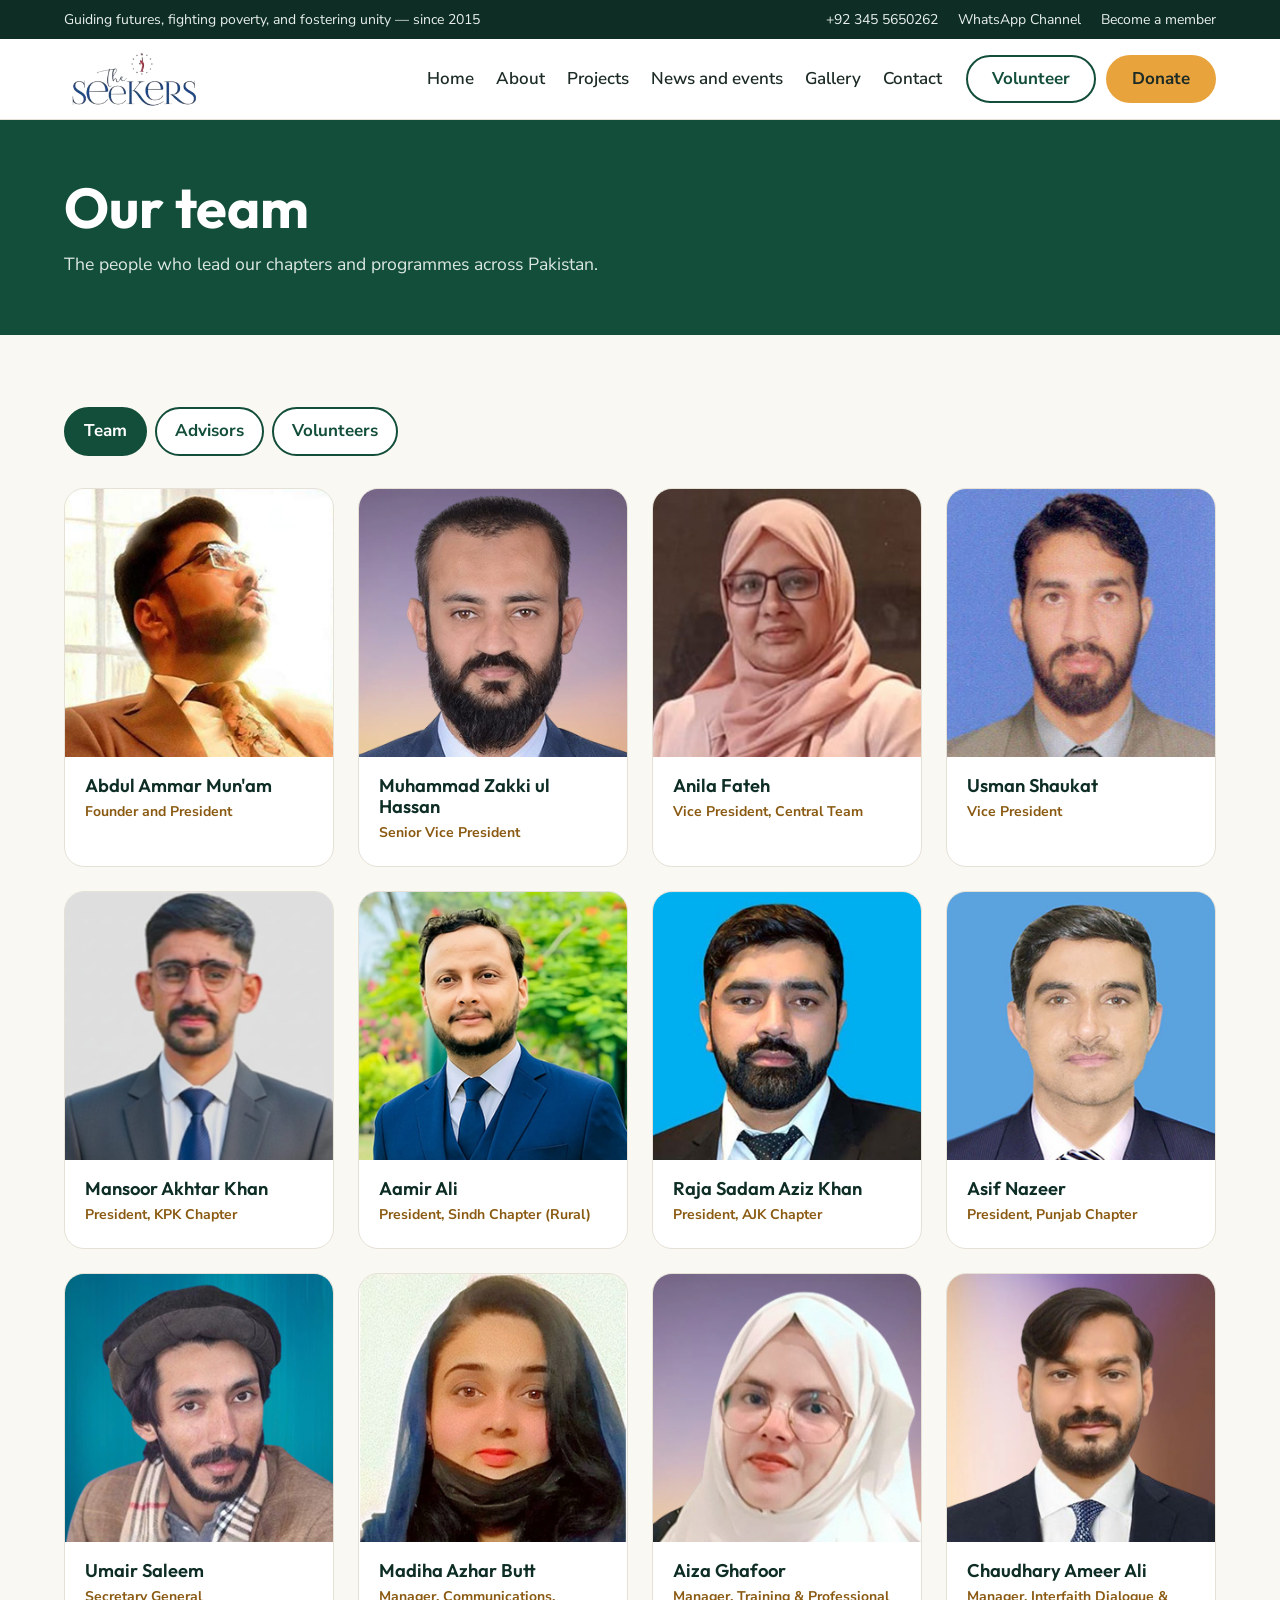
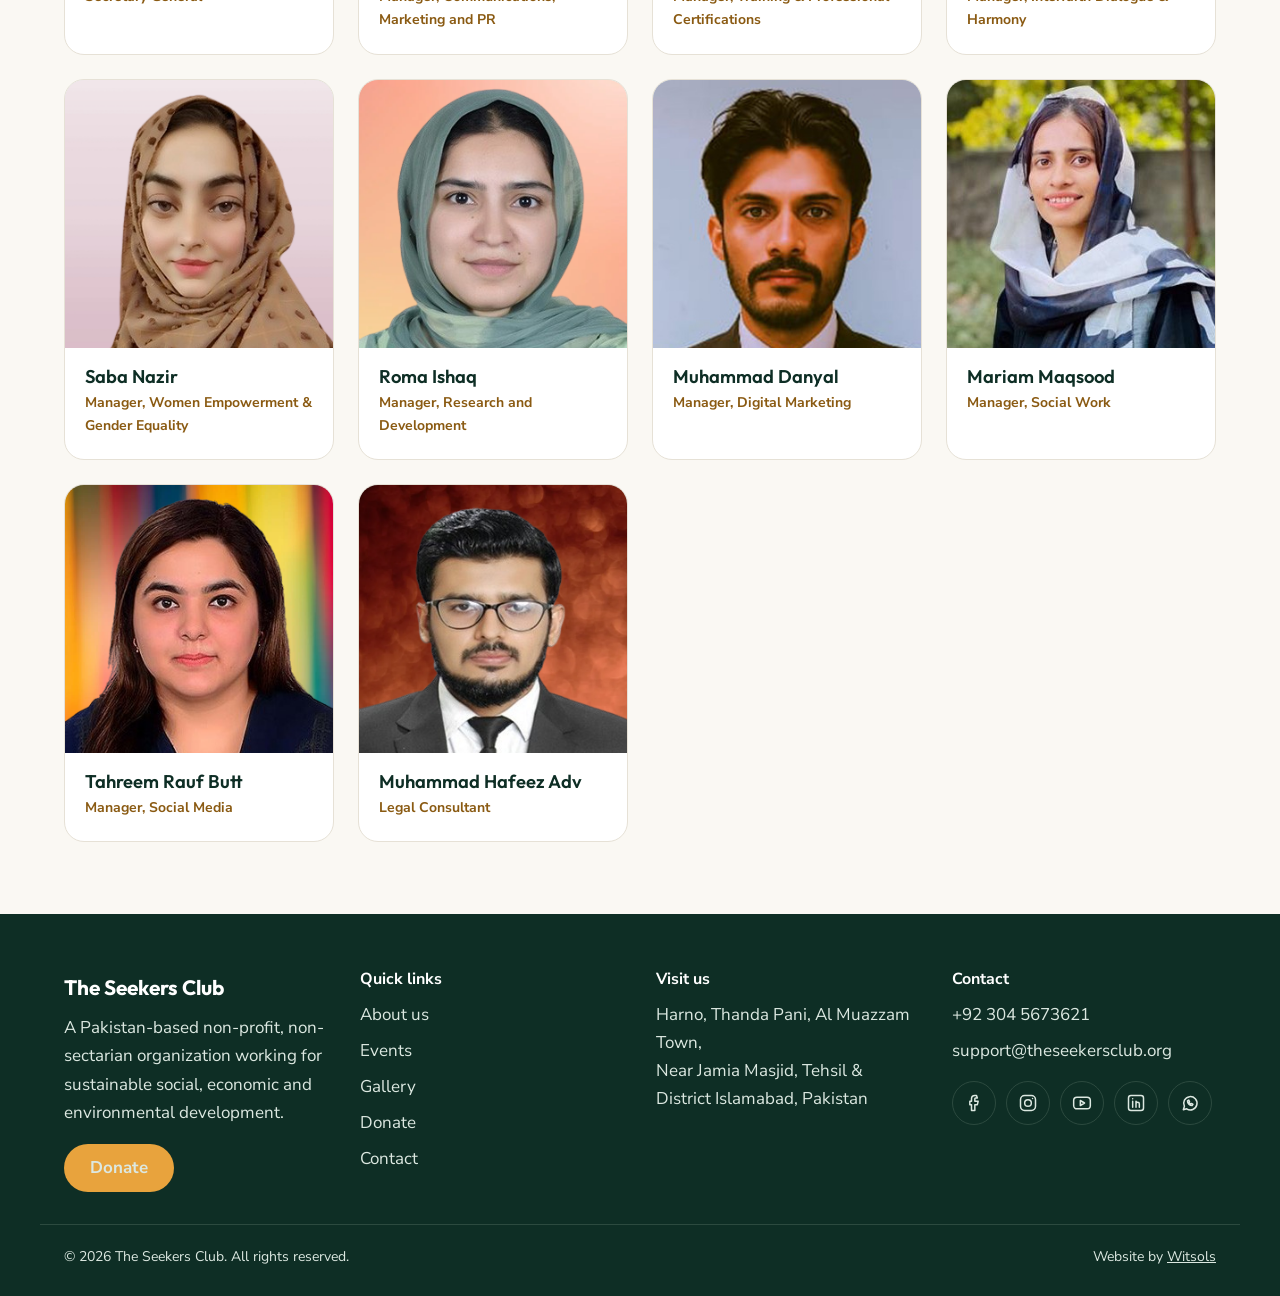
<file: people.html>
<!doctype html>
<html lang="en">
<head>
<meta charset="utf-8">
<meta name="viewport" content="width=device-width, initial-scale=1">
<title>Our people – The Seekers Club</title>
<meta name="description" content="Meet the team, advisors and volunteers of The Seekers Club.">
<meta name="theme-color" content="#134E3A">
<meta property="og:title" content="Our people – The Seekers Club">
<meta property="og:description" content="Meet the team, advisors and volunteers of The Seekers Club.">
<meta property="og:type" content="website">
<meta property="og:image" content="https://theseekersclub.org/assets/images/sliders/TheSeekers-Club.jpg">
<link rel="icon" type="image/png" href="assets/images/logo/bg-icon.png">
<link rel="apple-touch-icon" href="assets/images/logo/bg-icon.png">
<link rel="preconnect" href="https://fonts.googleapis.com">
<link rel="preconnect" href="https://fonts.gstatic.com" crossorigin>
<link rel="stylesheet" href="https://fonts.googleapis.com/css2?family=Outfit:wght@500;600;700&amp;family=Nunito+Sans:wght@400;600;700&amp;display=swap">
<link rel="stylesheet" href="assets/css/style.css?v=20261015b">
<script src="assets/js/app.js?v=20261015b" defer></script>
</head>
<body data-page="people">
<noscript><div class="sc-noscript">Please turn on JavaScript to see events, photos and the menu.</div></noscript>
<div id="sc-header"></div>
<main id="sc-main">
<section class="sc-section"><div class="sc-wrap"></div></section>
</main>
<div id="sc-footer"></div>
</body>
</html>
</file>
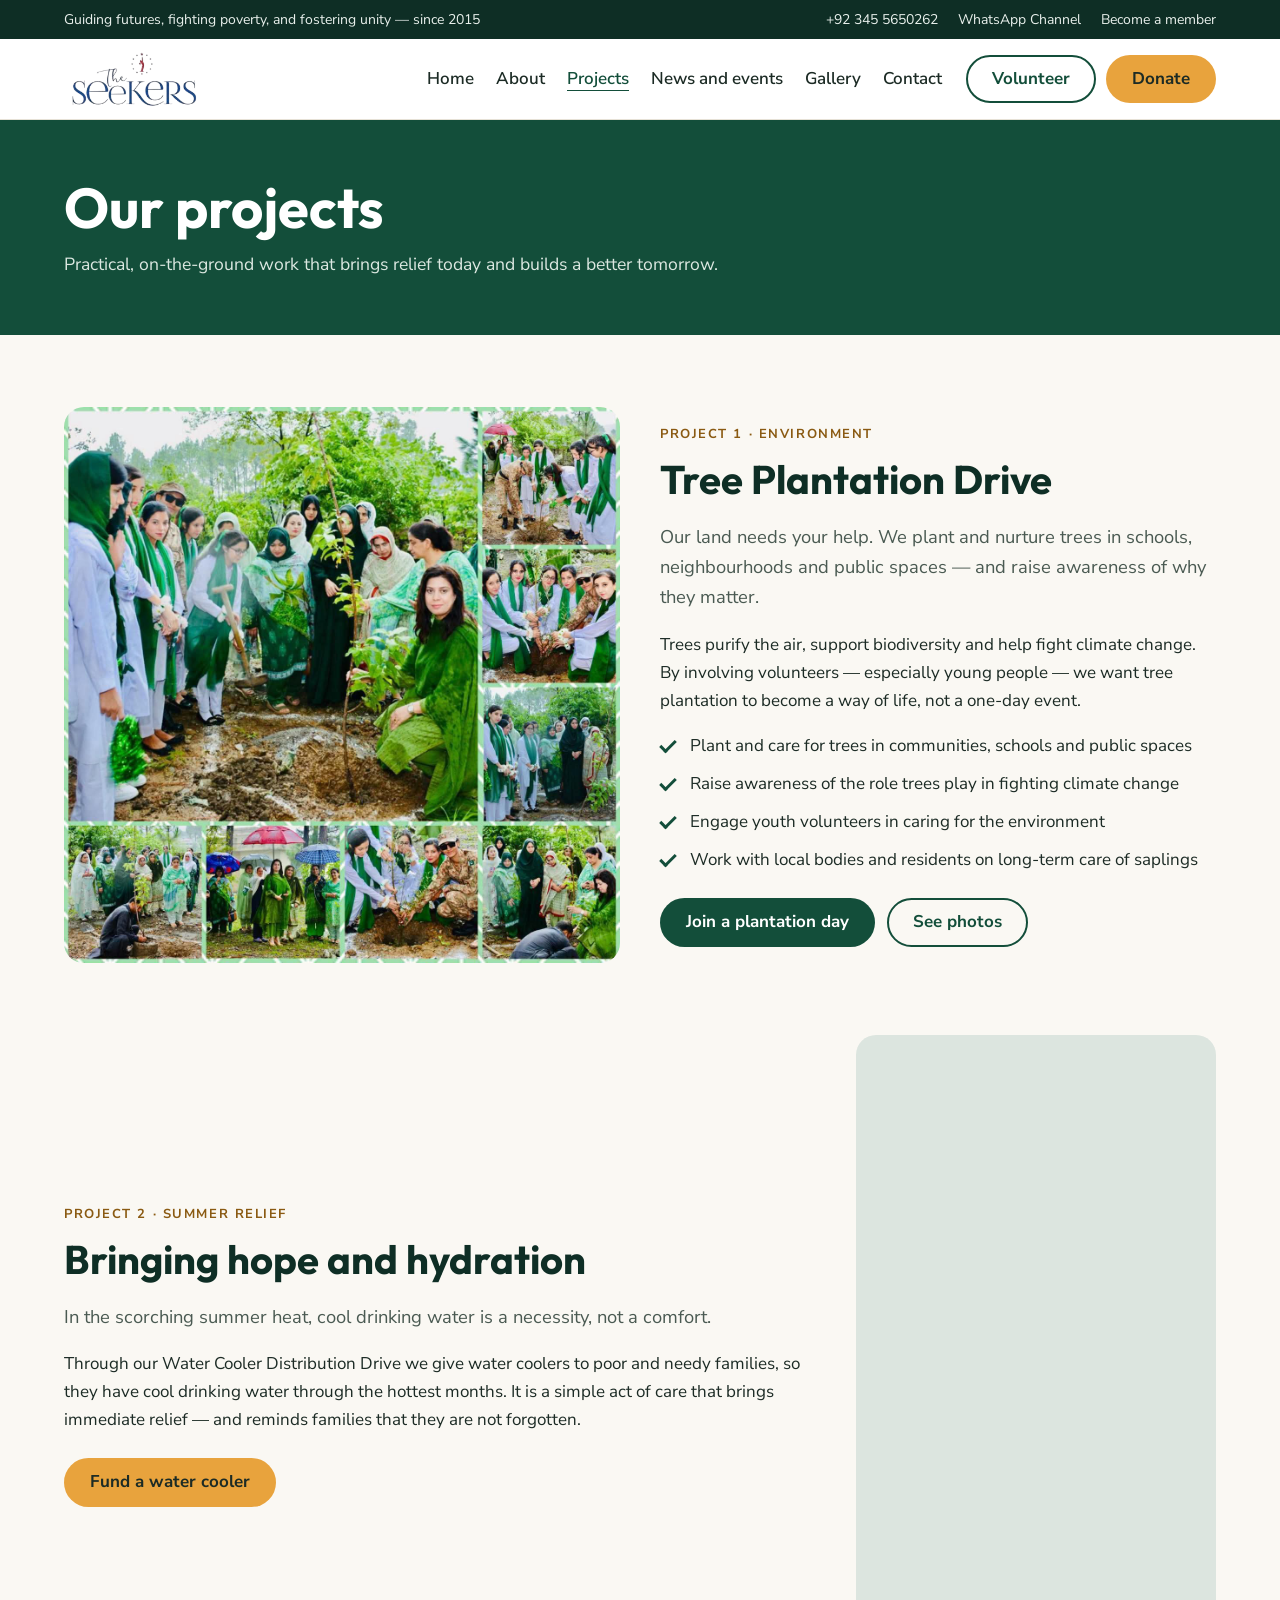
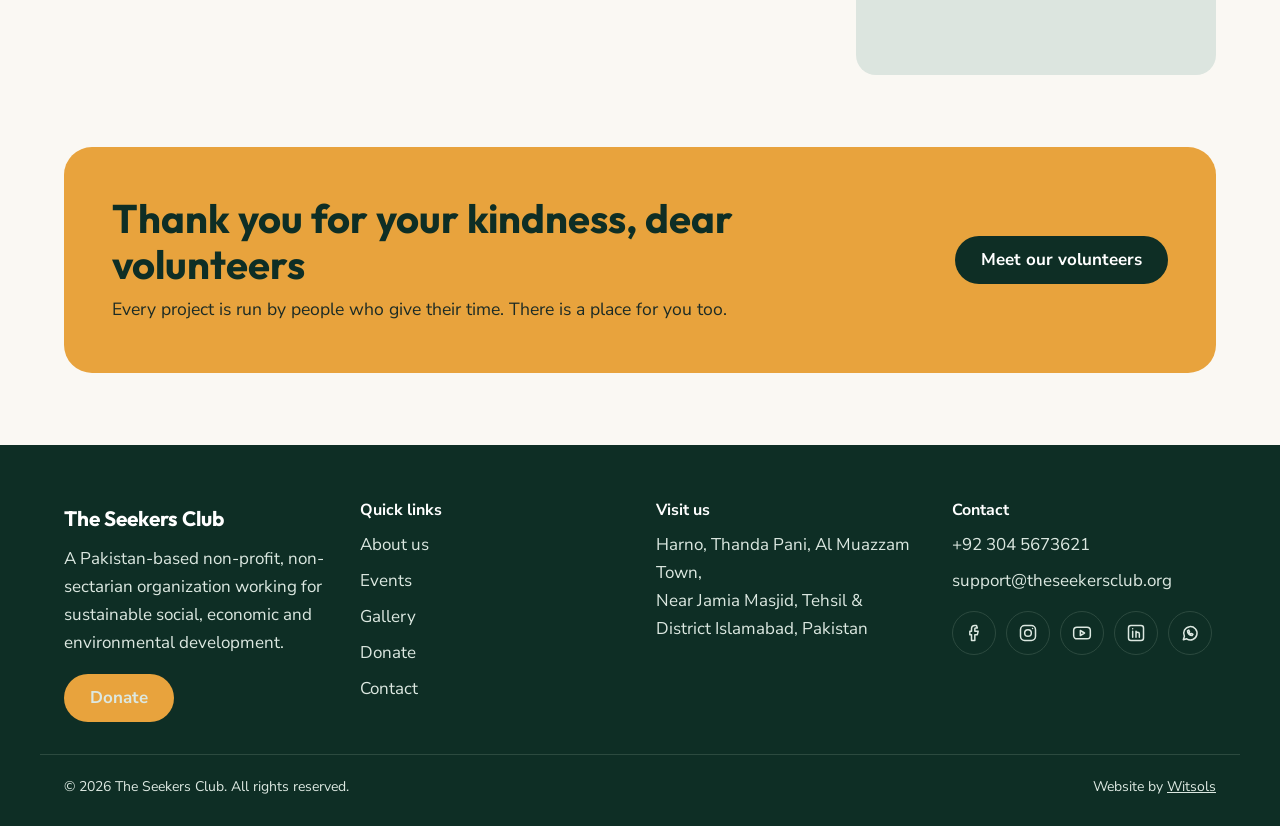
<file: projects.html>
<!doctype html>
<html lang="en">
<head>
<meta charset="utf-8">
<meta name="viewport" content="width=device-width, initial-scale=1">
<title>Projects – The Seekers Club</title>
<meta name="description" content="The Seekers Club projects: tree plantation drives and summer water cooler distribution for families in need.">
<meta name="theme-color" content="#134E3A">
<meta property="og:title" content="Projects – The Seekers Club">
<meta property="og:description" content="The Seekers Club projects: tree plantation drives and summer water cooler distribution for families in need.">
<meta property="og:type" content="website">
<meta property="og:image" content="https://theseekersclub.org/assets/images/sliders/TheSeekers-Club.jpg">
<link rel="icon" type="image/png" href="assets/images/logo/bg-icon.png">
<link rel="apple-touch-icon" href="assets/images/logo/bg-icon.png">
<link rel="preconnect" href="https://fonts.googleapis.com">
<link rel="preconnect" href="https://fonts.gstatic.com" crossorigin>
<link rel="stylesheet" href="https://fonts.googleapis.com/css2?family=Outfit:wght@500;600;700&amp;family=Nunito+Sans:wght@400;600;700&amp;display=swap">
<link rel="stylesheet" href="assets/css/style.css?v=20261015b">
<script src="assets/js/app.js?v=20261015b" defer></script>
</head>
<body data-page="projects">
<noscript><div class="sc-noscript">Please turn on JavaScript to see events, photos and the menu.</div></noscript>
<div id="sc-header"></div>
<main id="sc-main">
<header class="sc-page-hero"><div class="sc-wrap"><h1>Our projects</h1><p>Practical, on-the-ground work that brings relief today and builds a better tomorrow.</p></div></header>
<section class="sc-section">
  <div class="sc-wrap sc-project">
    <div class="sc-project__media" style="aspect-ratio:1/1"><img src="assets/images/Misc/planting.jpg" alt="Students and teachers planting saplings during a tree plantation drive" loading="lazy" data-ph></div>
    <div>
      <span class="sc-eyebrow">Project 1 · Environment</span>
      <h2>Tree Plantation Drive</h2>
      <p class="sc-lead">Our land needs your help. We plant and nurture trees in schools, neighbourhoods and public spaces — and raise awareness of why they matter.</p>
      <p>Trees purify the air, support biodiversity and help fight climate change. By involving volunteers — especially young people — we want tree plantation to become a way of life, not a one-day event.</p>
      <ul class="sc-checklist">
        <li>Plant and care for trees in communities, schools and public spaces</li>
        <li>Raise awareness of the role trees play in fighting climate change</li>
        <li>Engage youth volunteers in caring for the environment</li>
        <li>Work with local bodies and residents on long-term care of saplings</li>
      </ul>
      <div class="sc-btns" style="margin-top:24px"><a class="sc-btn sc-btn--green" href="contact.html" data-link="volunteer">Join a plantation day</a><a class="sc-btn sc-btn--outline" href="gallery.html?type=Environment">See photos</a></div>
    </div>
  </div>
</section>

<section class="sc-section" style="padding-top:0">
  <div class="sc-wrap sc-project">
    <div>
      <span class="sc-eyebrow">Project 2 · Summer relief</span>
      <h2>Bringing hope and hydration</h2>
      <p class="sc-lead">In the scorching summer heat, cool drinking water is a necessity, not a comfort.</p>
      <p>Through our Water Cooler Distribution Drive we give water coolers to poor and needy families, so they have cool drinking water through the hottest months. It is a simple act of care that brings immediate relief — and reminds families that they are not forgotten.</p>
      <div class="sc-btns" style="margin-top:24px"><a class="sc-btn sc-btn--accent" href="donate.html" data-link="donate">Fund a water cooler</a></div>
    </div>
    <div class="sc-project__media" style="aspect-ratio:9/16;max-width:360px;justify-self:center;margin:0 auto">
      <iframe src="https://www.youtube-nocookie.com/embed/mfiJYK-a79s" title="Water cooler distribution drive" loading="lazy" allow="encrypted-media; picture-in-picture" allowfullscreen></iframe>
    </div>
  </div>
</section>

<section class="sc-section" style="padding-top:0">
  <div class="sc-wrap">
    <div class="sc-cta">
      <div class="sc-cta__copy"><h2>Thank you for your kindness, dear volunteers</h2><p>Every project is run by people who give their time. There is a place for you too.</p></div>
      <a class="sc-btn sc-btn--dark" href="people.html?group=volunteers">Meet our volunteers</a>
    </div>
  </div>
</section>
</main>
<div id="sc-footer"></div>
</body>
</html>
</file>
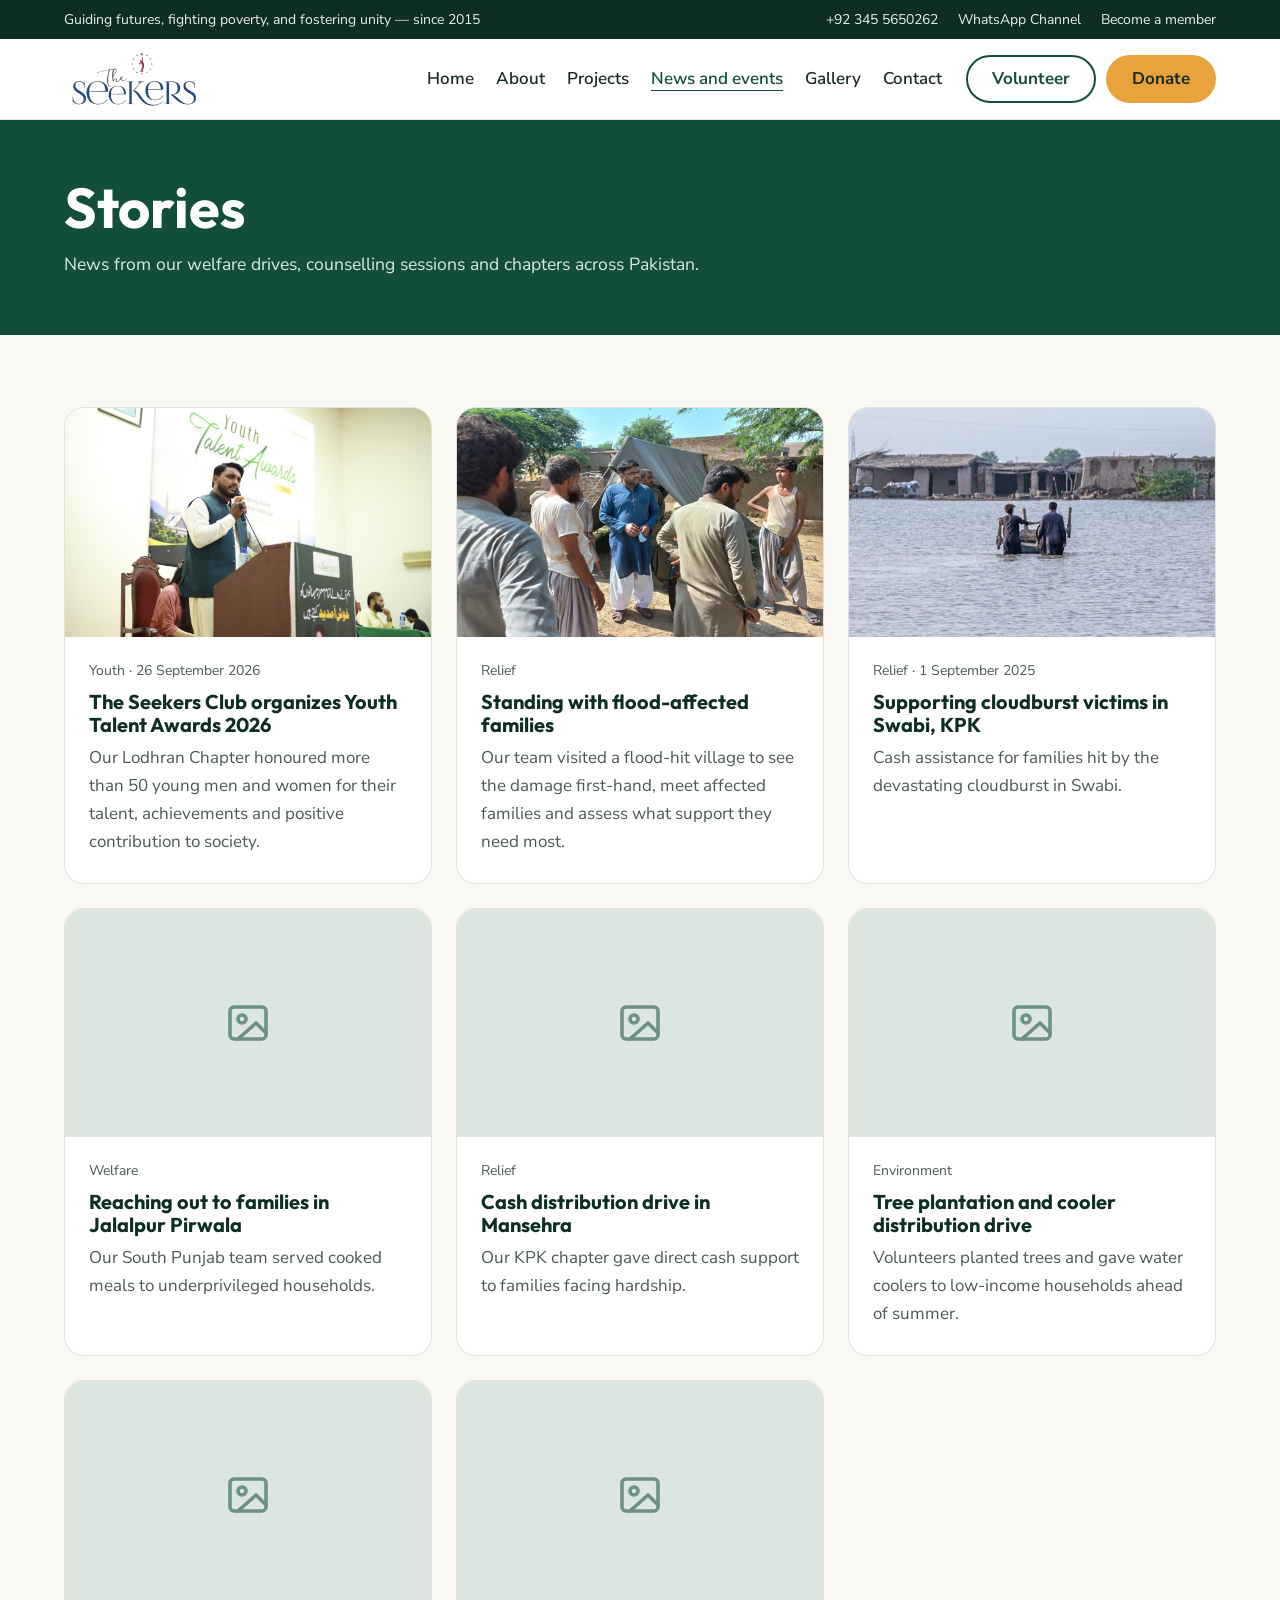
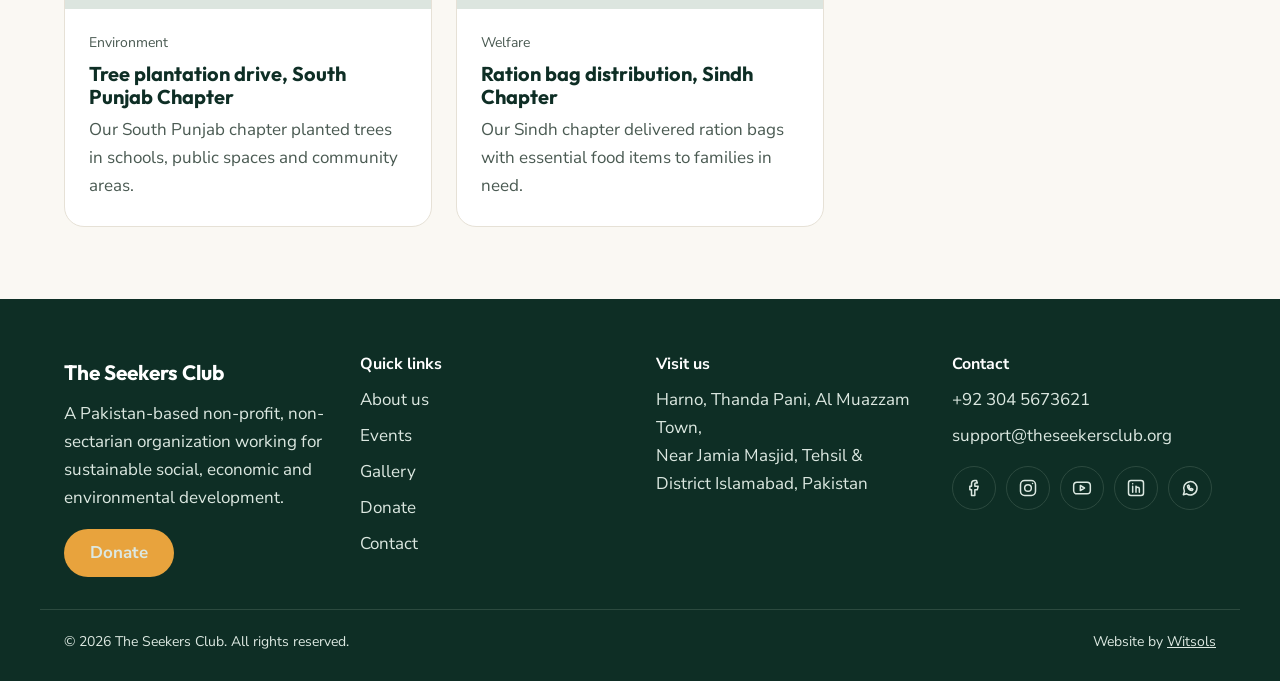
<file: stories.html>
<!doctype html>
<html lang="en">
<head>
<meta charset="utf-8">
<meta name="viewport" content="width=device-width, initial-scale=1">
<title>Stories – The Seekers Club</title>
<meta name="description" content="News and stories from The Seekers Club relief drives, plantation days and community work.">
<meta name="theme-color" content="#134E3A">
<meta property="og:title" content="Stories – The Seekers Club">
<meta property="og:description" content="News and stories from The Seekers Club relief drives, plantation days and community work.">
<meta property="og:type" content="website">
<meta property="og:image" content="https://theseekersclub.org/assets/images/sliders/TheSeekers-Club.jpg">
<link rel="icon" type="image/png" href="assets/images/logo/bg-icon.png">
<link rel="apple-touch-icon" href="assets/images/logo/bg-icon.png">
<link rel="preconnect" href="https://fonts.googleapis.com">
<link rel="preconnect" href="https://fonts.gstatic.com" crossorigin>
<link rel="stylesheet" href="https://fonts.googleapis.com/css2?family=Outfit:wght@500;600;700&amp;family=Nunito+Sans:wght@400;600;700&amp;display=swap">
<link rel="stylesheet" href="assets/css/style.css?v=20261015b">
<script src="assets/js/app.js?v=20261015b" defer></script>
</head>
<body data-page="stories">
<noscript><div class="sc-noscript">Please turn on JavaScript to see events, photos and the menu.</div></noscript>
<div id="sc-header"></div>
<main id="sc-main">
<header class="sc-page-hero"><div class="sc-wrap"><h1>Stories</h1><p>News from our welfare drives, counselling sessions and chapters across Pakistan.</p></div></header>
<section class="sc-section"><div class="sc-wrap" id="stories"></div></section>
</main>
<div id="sc-footer"></div>
</body>
</html>
</file>
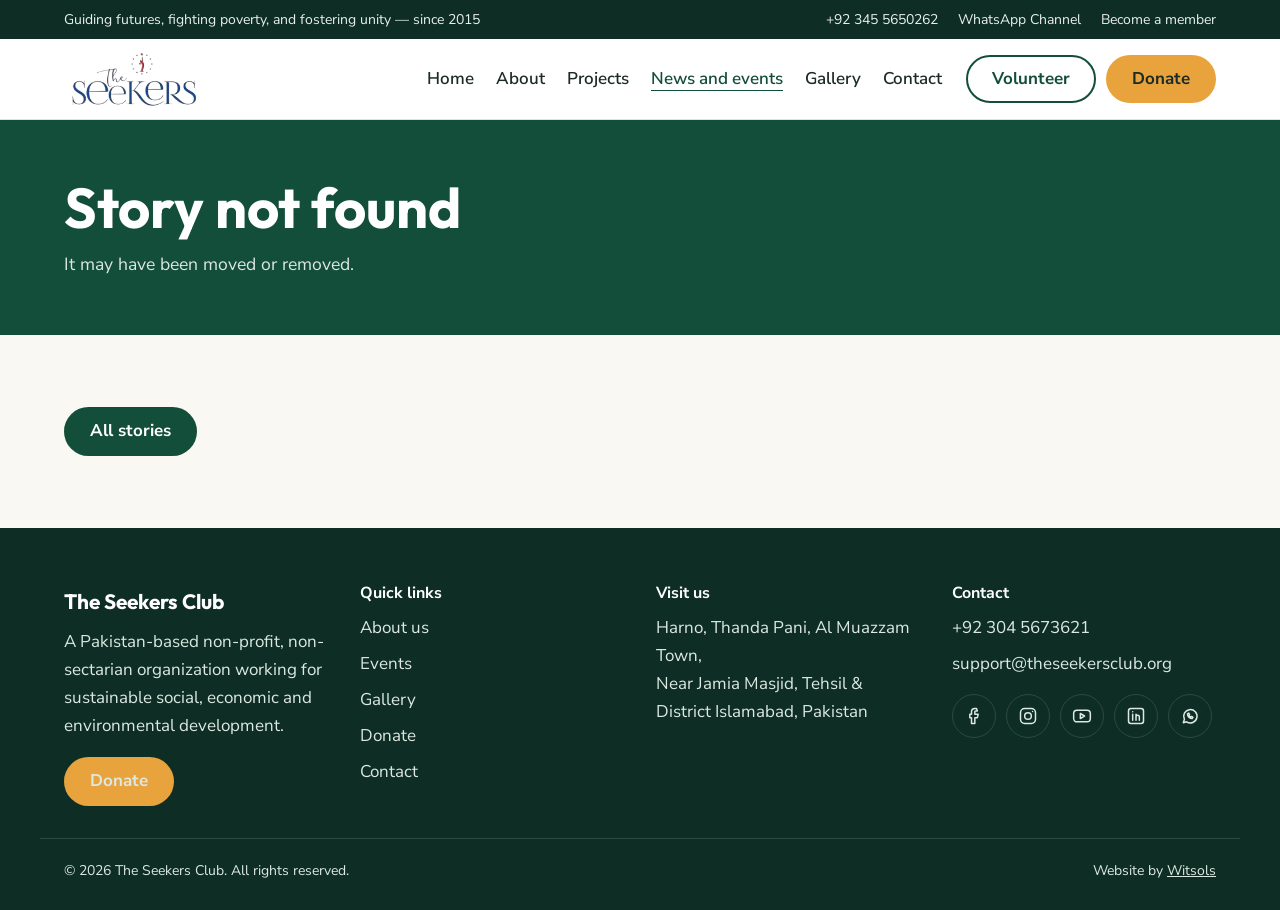
<file: story.html>
<!doctype html>
<html lang="en">
<head>
<meta charset="utf-8">
<meta name="viewport" content="width=device-width, initial-scale=1">
<title>Story – The Seekers Club</title>
<meta name="description" content="The Seekers Club is a Pakistan-based non-profit empowering youth through career counselling, fighting poverty through scholarships and jobs, and building harmony through welfare and dialogue.">
<meta name="theme-color" content="#134E3A">
<meta property="og:title" content="Story – The Seekers Club">
<meta property="og:description" content="The Seekers Club is a Pakistan-based non-profit empowering youth through career counselling, fighting poverty through scholarships and jobs, and building harmony through welfare and dialogue.">
<meta property="og:type" content="website">
<meta property="og:image" content="https://theseekersclub.org/assets/images/sliders/TheSeekers-Club.jpg">
<link rel="icon" type="image/png" href="assets/images/logo/bg-icon.png">
<link rel="apple-touch-icon" href="assets/images/logo/bg-icon.png">
<link rel="preconnect" href="https://fonts.googleapis.com">
<link rel="preconnect" href="https://fonts.gstatic.com" crossorigin>
<link rel="stylesheet" href="https://fonts.googleapis.com/css2?family=Outfit:wght@500;600;700&amp;family=Nunito+Sans:wght@400;600;700&amp;display=swap">
<link rel="stylesheet" href="assets/css/style.css?v=20261015b">
<script src="assets/js/app.js?v=20261015b" defer></script>
</head>
<body data-page="story">
<noscript><div class="sc-noscript">Please turn on JavaScript to see events, photos and the menu.</div></noscript>
<div id="sc-header"></div>
<main id="sc-main">
<section class="sc-section"><div class="sc-wrap"></div></section>
</main>
<div id="sc-footer"></div>
</body>
</html>
</file>
<file: assets/css/style.css>
/* ---------- Tokens ---------- */
:root {
	--sc-green: #134E3A;
	--sc-deep: #0E2E25;
	--sc-ground: #FAF8F3;
	--sc-card: #FFFFFF;
	--sc-line: #E6E1D6;
	--sc-line-strong: #CFC8B8;
	--sc-text: #1C2B25;
	--sc-muted: #4A5A52;
	--sc-accent: #E8A33D;
	--sc-accent-soft: #F4D9A6;
	--sc-eyebrow: #8A5A12;
	--sc-on-dark: #DCE8E1;
	--sc-tint: #DCE5DF;
	--sc-radius: 20px;
	--sc-radius-lg: 28px;
	--sc-wrap: 1200px;
	--sc-font-display: "Outfit", system-ui, sans-serif;
	--sc-font-body: "Nunito Sans", system-ui, sans-serif;
}

/* ---------- Base ---------- */
*, *::before, *::after { box-sizing: border-box; }
html { scroll-behavior: smooth; }
body {
	margin: 0;
	background: var(--sc-ground);
	color: var(--sc-text);
	font-family: var(--sc-font-body);
	font-size: 17px;
	line-height: 1.65;
	-webkit-font-smoothing: antialiased;
}
img { max-width: 100%; height: auto; display: block; }
a { color: var(--sc-green); }
a:hover { color: var(--sc-deep); }
h1, h2, h3, h4, h5, h6 {
	font-family: var(--sc-font-display);
	color: var(--sc-deep);
	line-height: 1.15;
	margin: 0 0 .5em;
}
h1 { font-size: clamp(2.2rem, 5vw, 3.5rem); }
h2 { font-size: clamp(1.8rem, 3.6vw, 2.5rem); }
h3 { font-size: 1.3rem; }
p { margin: 0 0 1em; }
:focus-visible { outline: 3px solid var(--sc-accent); outline-offset: 2px; }

.screen-reader-text {
	border: 0; clip: rect(1px,1px,1px,1px); clip-path: inset(50%);
	height: 1px; width: 1px; margin: -1px; overflow: hidden; padding: 0;
	position: absolute !important; word-wrap: normal !important;
}
.screen-reader-text:focus {
	clip: auto; clip-path: none; height: auto; width: auto; margin: 0;
	background: #fff; color: var(--sc-deep); padding: 12px 16px; z-index: 100000;
	left: 8px; top: 8px; border-radius: 8px;
}

.sc-wrap { max-width: var(--sc-wrap); margin: 0 auto; padding: 0 24px; }
.sc-section { padding: 72px 0; }
.sc-section--tight { padding: 40px 0; }
.sc-section--dark { background: var(--sc-deep); color: #fff; }
.sc-section--dark h2, .sc-section--dark h3 { color: #fff; }
.sc-section--green { background: var(--sc-green); color: #fff; }

.sc-eyebrow {
	display: block;
	font-weight: 700;
	letter-spacing: .12em;
	font-size: 13px;
	text-transform: uppercase;
	color: var(--sc-eyebrow);
	margin-bottom: 10px;
}
.sc-section--dark .sc-eyebrow, .sc-section--green .sc-eyebrow, .sc-hero .sc-eyebrow { color: var(--sc-accent-soft); }

.sc-head {
	display: flex; flex-wrap: wrap; gap: 16px;
	justify-content: space-between; align-items: flex-end;
	margin-bottom: 32px;
}
.sc-head h2 { margin: 0; }
.sc-head__link { font-weight: 700; text-decoration: none; }
.sc-section--dark .sc-head__link { color: var(--sc-accent-soft); }

/* ---------- Buttons ---------- */
.sc-btn {
	display: inline-flex; align-items: center; justify-content: center; gap: 8px;
	min-height: 48px; padding: 12px 24px;
	border-radius: 999px; border: 2px solid transparent;
	font: inherit; font-weight: 700; line-height: 1.2;
	text-decoration: none; cursor: pointer;
	transition: transform .15s ease, background-color .15s ease;
}
.sc-btn:hover { transform: translateY(-1px); }
.sc-btn--accent { background: var(--sc-accent); color: var(--sc-text); }
.sc-btn--accent:hover { background: #F0B455; color: var(--sc-text); }
.sc-btn--green { background: var(--sc-green); color: #fff; }
.sc-btn--green:hover { background: var(--sc-deep); color: #fff; }
.sc-btn--dark { background: var(--sc-deep); color: #fff; }
.sc-btn--dark:hover { color: #fff; }
.sc-btn--outline { border-color: var(--sc-green); color: var(--sc-green); background: transparent; }
.sc-btn--outline:hover { background: var(--sc-green); color: #fff; }
.sc-btn--outline-light { border-color: #fff; color: #fff; background: transparent; }
.sc-btn--outline-light:hover { background: #fff; color: var(--sc-deep); }
.sc-btn--outline-dark { border-color: var(--sc-deep); color: var(--sc-deep); background: transparent; }
.sc-btns { display: flex; flex-wrap: wrap; gap: 12px; }

/* ---------- Top bar & header ---------- */
.sc-topbar { background: var(--sc-deep); color: #E9F0EC; font-size: 14px; }
.sc-topbar .sc-wrap {
	display: flex; flex-wrap: wrap; gap: 6px 24px;
	justify-content: space-between; align-items: center;
	padding-top: 8px; padding-bottom: 8px;
}
.sc-topbar a { color: #E9F0EC; text-decoration: none; }
.sc-topbar a:hover { color: #fff; text-decoration: underline; }
.sc-topbar__links { display: flex; flex-wrap: wrap; gap: 6px 20px; }

.sc-header { background: #fff; border-bottom: 1px solid var(--sc-line); position: sticky; top: 0; z-index: 50; }
.admin-bar .sc-header { top: 32px; }
@media (max-width: 782px) { .admin-bar .sc-header { top: 0; position: relative; } }
.sc-header .sc-wrap {
	display: flex; align-items: center; justify-content: space-between; gap: 16px;
	padding-top: 12px; padding-bottom: 12px;
}
.sc-brand { display: flex; align-items: center; gap: 12px; text-decoration: none; min-width: 0; }
.sc-brand img, .sc-brand .custom-logo { max-height: 56px; width: auto; }
.sc-brand__mark {
	flex: 0 0 48px; width: 48px; height: 48px; border-radius: 12px;
	background: var(--sc-green); color: #fff;
	display: flex; align-items: center; justify-content: center;
	font-family: var(--sc-font-display); font-weight: 700; font-size: 20px;
}
.sc-brand__text { display: flex; flex-direction: column; line-height: 1.2; }
.sc-brand__name { font-family: var(--sc-font-display); font-weight: 700; font-size: 20px; color: var(--sc-deep); }
.sc-brand__tag { font-size: 13px; color: var(--sc-muted); }
.custom-logo-link { display: block; }

.sc-nav { display: flex; align-items: center; gap: 24px; }
.sc-menu, .sc-menu ul { list-style: none; margin: 0; padding: 0; }
.sc-menu { display: flex; gap: 4px 22px; flex-wrap: wrap; }
.sc-menu > li { position: relative; }
.sc-menu a {
	display: block; padding: 10px 0;
	font-weight: 600; text-decoration: none; color: var(--sc-text);
}
.sc-menu a:hover, .sc-menu .current-menu-item > a, .sc-menu .current-menu-ancestor > a, .sc-menu .current_page_item > a {
	color: var(--sc-green); text-decoration: underline; text-underline-offset: 6px;
}
.sc-menu .sub-menu {
	position: absolute; left: -16px; top: 100%; min-width: 230px;
	background: #fff; border: 1px solid var(--sc-line); border-radius: 14px;
	padding: 8px; box-shadow: 0 12px 30px rgba(14,46,37,.12);
	opacity: 0; visibility: hidden; transform: translateY(6px);
	transition: opacity .15s, transform .15s, visibility .15s;
	z-index: 60;
}
.sc-menu li:hover > .sub-menu, .sc-menu li:focus-within > .sub-menu { opacity: 1; visibility: visible; transform: none; }
.sc-menu .sub-menu a { padding: 10px 12px; border-radius: 8px; font-weight: 600; }
.sc-menu .sub-menu a:hover { background: var(--sc-ground); text-decoration: none; }
.sc-menu .sub-menu .sub-menu { left: 100%; top: -8px; }
.sc-header__cta { display: flex; gap: 10px; }

.sc-menu-toggle {
	display: none;
	min-height: 48px; min-width: 48px; padding: 10px 14px;
	border: 2px solid var(--sc-green); border-radius: 12px;
	background: #fff; color: var(--sc-green); font: inherit; font-weight: 700; cursor: pointer;
	align-items: center; gap: 8px;
}
.sc-menu-toggle svg { width: 22px; height: 22px; }

@media (max-width: 1080px) {
	.sc-menu-toggle { display: inline-flex; }
	.sc-nav {
		display: none;
		position: absolute; left: 0; right: 0; top: 100%;
		background: #fff; border-bottom: 1px solid var(--sc-line);
		flex-direction: column; align-items: stretch; gap: 16px;
		padding: 16px 24px 24px;
		max-height: calc(100vh - 80px); overflow-y: auto;
	}
	.sc-nav.is-open { display: flex; }
	.sc-menu { flex-direction: column; gap: 0; }
	.sc-menu a { padding: 12px 0; border-bottom: 1px solid var(--sc-line); }
	.sc-menu .sub-menu {
		position: static; opacity: 1; visibility: visible; transform: none;
		box-shadow: none; border: 0; padding: 0 0 0 16px; min-width: 0;
	}
	.sc-header__cta { flex-wrap: wrap; }
}

/* ---------- Hero ---------- */
.sc-hero { background: var(--sc-green); color: #fff; }
.sc-hero .sc-wrap {
	display: flex; flex-wrap: wrap; gap: 48px; align-items: center;
	padding-top: 72px; padding-bottom: 72px;
}
.sc-hero__copy { flex: 1 1 460px; min-width: 0; }
.sc-hero h1 { color: #fff; font-size: clamp(2.3rem, 5.2vw, 3.6rem); }
.sc-hero__lead { font-size: 1.15rem; color: var(--sc-on-dark); max-width: 560px; margin-bottom: 28px; }
.sc-hero__media {
	flex: 1 1 420px; min-width: 0;
	display: grid; grid-template-columns: repeat(2, minmax(0, 1fr)); gap: 14px;
}
.sc-hero__img { border-radius: var(--sc-radius); overflow: hidden; background: #2C6A53; min-height: 180px; }
.sc-hero__img img { width: 100%; height: 100%; object-fit: cover; }
.sc-hero__img--tall { grid-row: span 2; min-height: 380px; }
.sc-hero__badge {
	border-radius: var(--sc-radius); background: var(--sc-accent-soft); color: var(--sc-deep);
	padding: 22px; display: flex; flex-direction: column; justify-content: center; min-height: 180px;
}
.sc-hero__badge strong { font-family: var(--sc-font-display); font-size: 2.6rem; line-height: 1; margin-bottom: 6px; }

/* ---------- Page hero ---------- */
.sc-page-hero { background: var(--sc-green); color: #fff; }
.sc-page-hero--dark { background: var(--sc-deep); }
.sc-page-hero .sc-wrap { padding-top: 56px; padding-bottom: 56px; }
.sc-page-hero h1 { color: #fff; margin-bottom: 10px; }
.sc-page-hero p { color: var(--sc-on-dark); font-size: 1.1rem; max-width: 680px; margin: 0; }
.sc-breadcrumb { font-size: 14px; margin-bottom: 12px; color: var(--sc-on-dark); }
.sc-breadcrumb a { color: var(--sc-accent-soft); text-decoration: none; }

/* ---------- Cards & grids ---------- */
.sc-grid { display: grid; gap: 24px; grid-template-columns: repeat(auto-fit, minmax(min(100%, 300px), 1fr)); }
.sc-grid--4 { grid-template-columns: repeat(auto-fit, minmax(min(100%, 220px), 1fr)); gap: 14px; }
.sc-grid--people { grid-template-columns: repeat(auto-fill, minmax(min(100%, 230px), 1fr)); }
.sc-card {
	background: var(--sc-card); border: 1px solid var(--sc-line);
	border-radius: var(--sc-radius); padding: 32px;
	display: flex; flex-direction: column; gap: 12px;
}
.sc-card h3 { margin: 0; }
.sc-card p { margin: 0; color: var(--sc-muted); }
.sc-card__link { font-weight: 700; text-decoration: none; margin-top: auto; }
.sc-card__icon { width: 44px; height: 44px; color: var(--sc-green); }

.sc-stats {
	background: #fff; border: 1px solid var(--sc-line); border-radius: 24px; padding: 32px;
	display: grid; gap: 24px; grid-template-columns: repeat(auto-fit, minmax(min(100%, 180px), 1fr));
}
.sc-stat strong { display: block; font-family: var(--sc-font-display); font-size: 2.5rem; color: var(--sc-green); line-height: 1.1; }
.sc-stat span { color: var(--sc-muted); }

/* Story / post card */
.sc-post {
	background: #fff; border: 1px solid var(--sc-line); border-radius: var(--sc-radius);
	overflow: hidden; display: flex; flex-direction: column;
}
.sc-post__img { display: block; aspect-ratio: 16 / 10; background: var(--sc-tint); overflow: hidden; }
.sc-post__img img { width: 100%; height: 100%; object-fit: cover; transition: transform .3s ease; }
.sc-post:hover .sc-post__img img { transform: scale(1.03); }
.sc-post__body { padding: 22px 24px 26px; display: flex; flex-direction: column; gap: 8px; flex: 1; }
.sc-post__meta { font-size: 14px; color: var(--sc-muted); }
.sc-post__title { font-size: 1.25rem; margin: 0; }
.sc-post__title a { color: inherit; text-decoration: none; }
.sc-post__title a:hover { color: var(--sc-green); }
.sc-post__excerpt { color: var(--sc-muted); margin: 0; }
.sc-post__excerpt p { margin: 0; }

/* Placeholder image */
.sc-ph {
	width: 100%; height: 100%; min-height: 160px;
	display: flex; align-items: center; justify-content: center;
	background: var(--sc-tint); color: var(--sc-green);
}
.sc-ph svg { width: 48px; height: 48px; opacity: .55; }

/* ---------- Events ---------- */
.sc-event {
	background: #fff; border: 1px solid var(--sc-line); border-radius: 18px;
	padding: 20px 24px; display: flex; flex-wrap: wrap; gap: 20px; align-items: center;
}
.sc-event__date {
	flex: 0 0 76px; height: 84px; border-radius: 14px;
	background: var(--sc-green); color: #fff;
	display: flex; flex-direction: column; align-items: center; justify-content: center; line-height: 1.1;
}
.sc-event__date small { font-size: 13px; font-weight: 700; letter-spacing: .08em; color: var(--sc-accent-soft); text-transform: uppercase; }
.sc-event__date strong { font-family: var(--sc-font-display); font-size: 30px; }
.sc-event--past .sc-event__date { background: var(--sc-accent-soft); color: var(--sc-deep); }
.sc-event--past .sc-event__date small { color: var(--sc-deep); }
.sc-event__info { flex: 1 1 280px; min-width: 0; display: flex; flex-direction: column; gap: 3px; }
.sc-event__tag { font-size: 13px; font-weight: 700; color: var(--sc-eyebrow); }
.sc-event__title { font-family: var(--sc-font-display); font-size: 1.25rem; font-weight: 600; margin: 0; }
.sc-event__title a { color: inherit; text-decoration: none; }
.sc-event__where { color: var(--sc-muted); font-size: 15px; }
.sc-events-list { display: flex; flex-direction: column; gap: 14px; }
.sc-events-month { margin: 32px 0 14px; font-size: 1.35rem; }

.sc-featured-event {
	background: #fff; border: 1px solid var(--sc-line); border-radius: 24px; overflow: hidden;
	display: flex; flex-wrap: wrap; margin-bottom: 24px;
}
.sc-featured-event__img { flex: 1 1 420px; min-height: 300px; background: var(--sc-tint); }
.sc-featured-event__img img { width: 100%; height: 100%; object-fit: cover; }
.sc-featured-event__body { flex: 1 1 420px; padding: 36px; display: flex; flex-direction: column; gap: 12px; }
.sc-featured-event__facts { display: flex; flex-direction: column; gap: 6px; color: var(--sc-muted); }
.sc-featured-event__facts span { display: flex; gap: 10px; align-items: center; }
.sc-featured-event__facts svg { width: 18px; height: 18px; flex: 0 0 18px; color: var(--sc-green); }

.sc-filters { display: flex; flex-wrap: wrap; gap: 12px; justify-content: space-between; align-items: center; margin-bottom: 28px; }
.sc-chips { display: flex; flex-wrap: wrap; gap: 8px; }
.sc-chip {
	display: inline-flex; align-items: center; min-height: 44px; padding: 8px 18px;
	border-radius: 999px; border: 1px solid var(--sc-line-strong); background: #fff;
	color: var(--sc-text); text-decoration: none; font-weight: 600;
}
.sc-chip:hover { border-color: var(--sc-green); color: var(--sc-green); }
.sc-chip.is-active { background: var(--sc-green); border-color: var(--sc-green); color: #fff; }
.sc-chip--big { border-width: 2px; border-color: var(--sc-green); color: var(--sc-green); font-weight: 700; }

.sc-empty {
	background: #fff; border: 1px dashed var(--sc-line-strong); border-radius: var(--sc-radius);
	padding: 40px 28px; text-align: center; color: var(--sc-muted);
}
.sc-empty h3 { color: var(--sc-deep); }

/* ---------- Albums & gallery ---------- */
.sc-album {
	background: #fff; border: 1px solid var(--sc-line); border-radius: var(--sc-radius);
	overflow: hidden; text-decoration: none; color: var(--sc-text);
	display: flex; flex-direction: column;
}
.sc-album:hover { color: var(--sc-text); border-color: var(--sc-green); }
.sc-album__mosaic {
	display: grid; grid-template-columns: repeat(3, minmax(0, 1fr));
	grid-template-rows: 170px 90px; gap: 4px; background: var(--sc-tint);
}
.sc-album__mosaic > * { overflow: hidden; background: var(--sc-tint); }
.sc-album__mosaic img { width: 100%; height: 100%; object-fit: cover; }
.sc-album__mosaic .sc-album__cover { grid-column: span 3; }
.sc-album__more {
	background: var(--sc-deep) !important; color: #fff;
	display: flex; align-items: center; justify-content: center; font-weight: 700;
}
.sc-album__body { padding: 18px 22px 22px; display: flex; flex-direction: column; gap: 4px; }
.sc-album__meta { font-size: 13px; font-weight: 700; color: var(--sc-eyebrow); }
.sc-album__title { font-family: var(--sc-font-display); font-size: 1.25rem; font-weight: 600; }
.sc-album__count { color: var(--sc-muted); font-size: 15px; }

.sc-strip { display: grid; gap: 14px; grid-template-columns: repeat(auto-fit, minmax(min(100%, 220px), 1fr)); }
.sc-strip a {
	position: relative; display: block; height: 240px; border-radius: 16px; overflow: hidden;
	background: #2C6A53; color: #fff; text-decoration: none;
}
.sc-strip img { width: 100%; height: 100%; object-fit: cover; transition: transform .3s ease; }
.sc-strip a:hover img { transform: scale(1.04); }
.sc-strip span {
	position: absolute; left: 0; right: 0; bottom: 0; padding: 40px 16px 14px;
	background: linear-gradient(transparent, rgba(14,46,37,.85));
	font-weight: 700; font-size: 15px;
}

.sc-photos { display: grid; gap: 10px; grid-template-columns: repeat(auto-fill, minmax(min(100%, 220px), 1fr)); }
.sc-photos a { display: block; aspect-ratio: 1 / 1; border-radius: 12px; overflow: hidden; background: var(--sc-tint); }
.sc-photos img { width: 100%; height: 100%; object-fit: cover; transition: transform .3s ease; }
.sc-photos a:hover img { transform: scale(1.04); }

/* Lightbox */
.sc-lightbox {
	position: fixed; inset: 0; z-index: 9999; background: rgba(8,20,16,.94);
	display: none; align-items: center; justify-content: center; padding: 56px 16px;
}
.sc-lightbox.is-open { display: flex; }
.sc-lightbox img { max-width: 100%; max-height: 100%; object-fit: contain; border-radius: 8px; }
.sc-lightbox button {
	position: absolute; min-width: 48px; min-height: 48px; border: 0; border-radius: 999px;
	background: rgba(255,255,255,.14); color: #fff; font-size: 26px; line-height: 1; cursor: pointer;
}
.sc-lightbox button:hover { background: rgba(255,255,255,.28); }
.sc-lightbox__close { top: 12px; right: 12px; }
.sc-lightbox__prev { left: 12px; top: 50%; transform: translateY(-50%); }
.sc-lightbox__next { right: 12px; top: 50%; transform: translateY(-50%); }
.sc-lightbox__count { position: absolute; bottom: 16px; left: 0; right: 0; text-align: center; color: #fff; font-size: 14px; }

/* ---------- People ---------- */
.sc-person { background: #fff; border: 1px solid var(--sc-line); border-radius: var(--sc-radius); overflow: hidden; display: flex; flex-direction: column; }
.sc-person__img { aspect-ratio: 1 / 1; background: var(--sc-tint); overflow: hidden; }
.sc-person__img img { width: 100%; height: 100%; object-fit: cover; object-position: top; }
.sc-person__initials {
	width: 100%; height: 100%; display: flex; align-items: center; justify-content: center;
	font-family: var(--sc-font-display); font-size: 3rem; font-weight: 700; color: var(--sc-green);
}
.sc-person__body { padding: 18px 20px 22px; display: flex; flex-direction: column; gap: 4px; }
.sc-person__name { font-family: var(--sc-font-display); font-weight: 600; font-size: 1.15rem; color: var(--sc-deep); margin: 0; }
.sc-person__role { color: var(--sc-eyebrow); font-weight: 700; font-size: 14px; }
.sc-person__bio { color: var(--sc-muted); font-size: 15px; margin-top: 6px; }
.sc-person__bio p { margin: 0 0 .6em; }

.sc-founder {
	display: flex; flex-wrap: wrap; gap: 40px; align-items: center;
	background: #fff; border: 1px solid var(--sc-line); border-radius: var(--sc-radius-lg); padding: 40px;
}
.sc-founder__img { flex: 0 0 220px; width: 220px; height: 220px; border-radius: 50%; overflow: hidden; background: var(--sc-tint); }
.sc-founder__img img { width: 100%; height: 100%; object-fit: cover; object-position: top; }
.sc-founder__body { flex: 1 1 360px; }
.sc-founder blockquote {
	margin: 0 0 16px; font-family: var(--sc-font-display); font-size: 1.5rem; line-height: 1.35; color: var(--sc-deep);
}

/* ---------- CTA band ---------- */
.sc-cta {
	background: var(--sc-accent); border-radius: var(--sc-radius-lg); padding: 48px;
	display: flex; flex-wrap: wrap; gap: 28px; align-items: center; justify-content: space-between;
	color: var(--sc-text);
}
.sc-cta h2 { margin-bottom: 8px; }
.sc-cta p { margin: 0; font-size: 1.1rem; }
.sc-cta__copy { flex: 1 1 420px; }

/* ---------- Content (posts & pages) ---------- */
.sc-content { max-width: 780px; margin: 0 auto; }
.sc-content--wide { max-width: var(--sc-wrap); }
.sc-entry > * + * { margin-top: 1.1em; }
.sc-entry img, .sc-entry figure { border-radius: 14px; }
.sc-entry figure { margin: 1.6em 0; }
.sc-entry figcaption { font-size: 14px; color: var(--sc-muted); margin-top: 8px; }
.sc-entry blockquote {
	margin: 1.6em 0; padding: 4px 0 4px 24px; border-left: 4px solid var(--sc-accent);
	font-size: 1.15rem; color: var(--sc-deep);
}
.sc-entry ul, .sc-entry ol { padding-left: 1.3em; }
.sc-entry li { margin-bottom: .4em; }
.sc-entry iframe { max-width: 100%; border-radius: 14px; }
.sc-entry .alignwide { max-width: 1100px; margin-left: auto; margin-right: auto; }
.sc-entry .alignfull { width: 100vw; position: relative; left: 50%; right: 50%; margin-left: -50vw; margin-right: -50vw; max-width: 100vw; }
.sc-entry .wp-block-gallery { gap: 10px; }
.sc-entry table { border-collapse: collapse; width: 100%; }
.sc-entry th, .sc-entry td { border: 1px solid var(--sc-line); padding: 10px 12px; text-align: left; }
.sc-entry .wp-block-embed__wrapper iframe { width: 100%; }
.sc-featured-img { border-radius: var(--sc-radius); overflow: hidden; margin-bottom: 32px; }
.sc-featured-img img { width: 100%; }
.sc-post-meta { display: flex; flex-wrap: wrap; gap: 6px 18px; color: var(--sc-on-dark); font-size: 15px; }
.sc-post-meta a { color: var(--sc-accent-soft); }
.sc-share { display: flex; flex-wrap: wrap; gap: 10px; align-items: center; margin-top: 40px; padding-top: 24px; border-top: 1px solid var(--sc-line); }
.sc-share strong { margin-right: 6px; }

.sc-pagination { margin-top: 40px; }
.sc-pagination .nav-links { display: flex; flex-wrap: wrap; gap: 8px; justify-content: center; }
.sc-pagination .page-numbers {
	min-width: 44px; min-height: 44px; display: inline-flex; align-items: center; justify-content: center;
	padding: 0 14px; border-radius: 999px; border: 1px solid var(--sc-line-strong);
	background: #fff; text-decoration: none; font-weight: 700;
}
.sc-pagination .page-numbers.current { background: var(--sc-green); color: #fff; border-color: var(--sc-green); }

.sc-layout { display: flex; flex-wrap: wrap; gap: 40px; align-items: flex-start; }
.sc-layout__main { flex: 999 1 560px; min-width: 0; }
.sc-layout__side { flex: 1 1 280px; display: flex; flex-direction: column; gap: 20px; }
.sc-box { background: #fff; border: 1px solid var(--sc-line); border-radius: var(--sc-radius); padding: 28px; }
.sc-box h3 { margin-bottom: 12px; }
.sc-box dl { margin: 0; display: grid; gap: 4px 0; }
.sc-box dt { font-weight: 700; color: var(--sc-deep); margin-top: 10px; }
.sc-box dt:first-child { margin-top: 0; }
.sc-box dd { margin: 0; color: var(--sc-muted); }
.sc-box pre, .sc-bank { white-space: pre-line; font-family: inherit; margin: 0; color: var(--sc-text); }

/* Contact */
.sc-contact-list { list-style: none; margin: 0; padding: 0; display: flex; flex-direction: column; gap: 18px; }
.sc-contact-list li { display: flex; gap: 14px; align-items: flex-start; }
.sc-contact-list svg { flex: 0 0 22px; width: 22px; height: 22px; color: var(--sc-green); margin-top: 3px; }
.sc-contact-list strong { display: block; color: var(--sc-deep); }
.sc-map { border-radius: var(--sc-radius); overflow: hidden; border: 1px solid var(--sc-line); }
.sc-map iframe { display: block; width: 100%; height: 360px; border: 0; }

/* Forms (core + Contact Form 7 + WPForms basics) */
input[type="text"], input[type="email"], input[type="tel"], input[type="url"], input[type="search"], input[type="number"], select, textarea {
	width: 100%; min-height: 48px; padding: 12px 14px;
	border: 1px solid var(--sc-line-strong); border-radius: 12px;
	background: #fff; color: var(--sc-text); font: inherit;
}
textarea { min-height: 140px; }
input:focus, select:focus, textarea:focus { border-color: var(--sc-green); outline: 2px solid var(--sc-green); outline-offset: 0; }
input[type="submit"], button[type="submit"], .wpcf7-submit {
	min-height: 48px; padding: 12px 28px; border: 0; border-radius: 999px;
	background: var(--sc-green); color: #fff; font: inherit; font-weight: 700; cursor: pointer;
}
input[type="submit"]:hover, button[type="submit"]:hover { background: var(--sc-deep); }
.wpcf7 label { display: block; font-weight: 600; margin-bottom: 14px; }
.wpcf7 p { margin: 0 0 14px; }
.sc-search { display: flex; gap: 8px; }
.sc-search input[type="search"] { flex: 1; }

/* ---------- Footer ---------- */
.sc-footer { background: var(--sc-deep); color: var(--sc-on-dark); }
.sc-footer a { color: var(--sc-on-dark); }
.sc-footer a:hover { color: #fff; }
.sc-footer__grid {
	display: grid; gap: 32px; grid-template-columns: repeat(auto-fit, minmax(min(100%, 220px), 1fr));
	padding-top: 56px; padding-bottom: 32px;
}
.sc-footer h3 { color: #fff; font-size: 1rem; font-family: var(--sc-font-body); font-weight: 700; margin-bottom: 12px; }
.sc-footer__name { font-family: var(--sc-font-display); font-weight: 700; font-size: 1.3rem; color: #fff; display: block; margin-bottom: 10px; }
.sc-footer ul { list-style: none; margin: 0; padding: 0; display: flex; flex-direction: column; gap: 8px; }
.sc-footer ul a { text-decoration: none; }
.sc-social { display: flex; flex-wrap: wrap; gap: 10px; }
.sc-social a {
	width: 44px; height: 44px; border-radius: 999px; border: 1px solid #2C4A3F;
	display: inline-flex; align-items: center; justify-content: center;
}
.sc-social a:hover { background: #fff; color: var(--sc-deep); }
.sc-social svg { width: 20px; height: 20px; }
.sc-footer__bottom {
	border-top: 1px solid #2C4A3F; padding-top: 20px; padding-bottom: 28px; font-size: 14px;
	display: flex; flex-wrap: wrap; gap: 8px 24px; justify-content: space-between;
}

/* ---------- Utilities ---------- */
.sc-mt-0 { margin-top: 0; }
.sc-center { text-align: center; }
.sc-lead { font-size: 1.15rem; color: var(--sc-muted); }
.sc-two-col { display: flex; flex-wrap: wrap; gap: 40px; align-items: center; }
.sc-two-col > * { flex: 1 1 400px; min-width: 0; }
.sc-rounded { border-radius: var(--sc-radius); overflow: hidden; }
.sc-values { display: grid; gap: 16px; grid-template-columns: repeat(auto-fit, minmax(min(100%, 250px), 1fr)); }
.sc-values div { background: #fff; border: 1px solid var(--sc-line); border-radius: 16px; padding: 22px; }
.sc-values strong { display: block; font-family: var(--sc-font-display); font-size: 1.15rem; color: var(--sc-deep); margin-bottom: 4px; }
.sc-values span { color: var(--sc-muted); }

@media (max-width: 640px) {
	body { font-size: 16px; }
	.sc-section { padding: 52px 0; }
	.sc-card, .sc-cta, .sc-founder, .sc-featured-event__body { padding: 24px; }
	.sc-hero .sc-wrap { padding-top: 48px; padding-bottom: 48px; }
	.sc-hero__img--tall { min-height: 260px; }
	.sc-founder__img { flex-basis: 160px; width: 160px; height: 160px; }
	.sc-header__cta .sc-btn--outline { display: none; }
}

@media (prefers-reduced-motion: reduce) {
	*, *::before, *::after { transition: none !important; scroll-behavior: auto !important; }
}

/* WordPress core alignment classes */
.alignleft { float: left; margin: 0 1.5em 1em 0; }
.alignright { float: right; margin: 0 0 1em 1.5em; }
.aligncenter { margin-left: auto; margin-right: auto; }
.wp-caption-text, .gallery-caption { font-size: 14px; color: var(--sc-muted); }
.sticky, .bypostauthor { }

/* ---------- Static-site additions ---------- */
[hidden] { display: none !important; }
.sc-brand img { max-height: 56px; width: auto; }
#sc-header:empty { min-height: 117px; background: #fff; border-bottom: 1px solid var(--sc-line); }
.sc-videos { display: grid; gap: 16px; grid-template-columns: repeat(auto-fill, minmax(min(100%, 300px), 1fr)); }
.sc-video {
	position: relative; display: block; width: 100%; aspect-ratio: 16 / 9; padding: 0; border: 0;
	border-radius: 16px; overflow: hidden; background: var(--sc-deep); cursor: pointer; color: #fff;
}
.sc-video img { width: 100%; height: 100%; object-fit: cover; opacity: .85; transition: opacity .2s; }
.sc-video:hover img { opacity: 1; }
.sc-video svg { position: absolute; left: 50%; top: 50%; width: 64px; height: 64px; transform: translate(-50%, -50%); color: #fff; filter: drop-shadow(0 2px 6px rgba(0,0,0,.5)); }
.sc-video span { position: absolute; left: 0; right: 0; bottom: 0; padding: 30px 14px 12px; background: linear-gradient(transparent, rgba(14,46,37,.9)); text-align: left; font-weight: 700; }
.sc-video--playing { border: 0; }
.sc-project { display: flex; flex-wrap: wrap; gap: 40px; align-items: center; }
.sc-project > * { flex: 1 1 420px; min-width: 0; }
.sc-project__media { border-radius: var(--sc-radius); overflow: hidden; background: var(--sc-tint); aspect-ratio: 4 / 3; }
.sc-project__media img, .sc-project__media iframe { width: 100%; height: 100%; object-fit: cover; border: 0; display: block; }
.sc-checklist { list-style: none; padding: 0; margin: 0; display: flex; flex-direction: column; gap: 10px; }
.sc-checklist li { padding-left: 30px; position: relative; }
.sc-checklist li::before { content: ""; position: absolute; left: 0; top: .45em; width: 16px; height: 9px; border-left: 3px solid var(--sc-green); border-bottom: 3px solid var(--sc-green); transform: rotate(-45deg); }
.sc-noscript { background: var(--sc-accent-soft); color: var(--sc-deep); padding: 12px 24px; text-align: center; }

/* ---------- Mega menu (News and events) ---------- */
.sc-menu > li.sc-has-mega { position: static; }
.sc-mega {
	position: absolute; left: 0; right: 0; top: 100%;
	background: #fff; border-top: 1px solid var(--sc-line); border-bottom: 3px solid var(--sc-green);
	box-shadow: 0 18px 40px rgba(14,46,37,.14);
	opacity: 0; visibility: hidden; transform: translateY(6px);
	transition: opacity .15s, transform .15s, visibility .15s;
	z-index: 60;
}
.sc-has-mega:hover > .sc-mega, .sc-has-mega:focus-within > .sc-mega { opacity: 1; visibility: visible; transform: none; }
.sc-mega__inner {
	max-width: var(--sc-wrap); margin: 0 auto; padding: 28px 24px 32px;
	display: grid; gap: 28px; grid-template-columns: repeat(4, minmax(0, 1fr));
}
.sc-mega__heading {
	display: block; font-family: var(--sc-font-display); font-weight: 700; font-size: 1.05rem;
	color: var(--sc-deep); padding-bottom: 10px; margin-bottom: 8px; border-bottom: 2px solid var(--sc-accent-soft);
}
.sc-mega ul { list-style: none; margin: 0; padding: 0; }
.sc-menu .sc-mega a { padding: 8px 0; font-weight: 600; color: var(--sc-text); }
.sc-menu .sc-mega a:hover { color: var(--sc-green); }

@media (max-width: 1080px) {
	.sc-menu > li.sc-has-mega { position: relative; }
	.sc-mega {
		position: static; opacity: 1; visibility: visible; transform: none;
		box-shadow: none; border: 0;
	}
	.sc-mega__inner { grid-template-columns: 1fr; gap: 6px; padding: 4px 0 8px 16px; }
	.sc-mega__heading { font-size: .95rem; border: 0; padding: 10px 0 2px; margin: 0; color: var(--sc-eyebrow); }
	.sc-menu .sc-mega a { padding: 10px 0; }
}

/* Card photo (replaces the icon when a card has a picture) */
.sc-card__img { margin: -32px -32px 8px; aspect-ratio: 4 / 3; overflow: hidden; border-radius: var(--sc-radius) var(--sc-radius) 0 0; background: var(--sc-tint); }
.sc-card__img img { width: 100%; height: 100%; object-fit: cover; transition: transform .3s ease; }
.sc-card:hover .sc-card__img img { transform: scale(1.03); }
@media (max-width: 640px) { .sc-card__img { margin: -24px -24px 8px; } }

/* Story sub-headings */
.sc-entry h2 { font-size: 1.5rem; margin-top: 1.8em; }

/* Home "From the field" photo grid: 2 rows × 5 on desktop */
.sc-mosaic { display: grid; gap: 10px; grid-template-columns: repeat(5, minmax(0, 1fr)); }
.sc-mosaic a {
	position: relative; display: block; aspect-ratio: 1 / 1; overflow: hidden;
	border-radius: 14px; background: #2C6A53; color: #fff; text-decoration: none;
}
.sc-mosaic img { width: 100%; height: 100%; object-fit: cover; transition: transform .35s ease; }
.sc-mosaic a:hover img, .sc-mosaic a:focus-visible img { transform: scale(1.06); }
.sc-mosaic span {
	position: absolute; left: 0; right: 0; bottom: 0; padding: 28px 10px 8px;
	background: linear-gradient(transparent, rgba(14,46,37,.85));
	font-size: 13px; font-weight: 700; opacity: 0; transition: opacity .2s;
}
.sc-mosaic a:hover span, .sc-mosaic a:focus-visible span { opacity: 1; }
@media (max-width: 860px) { .sc-mosaic { grid-template-columns: repeat(2, minmax(0, 1fr)); } .sc-mosaic span { opacity: 1; } }
</file>
